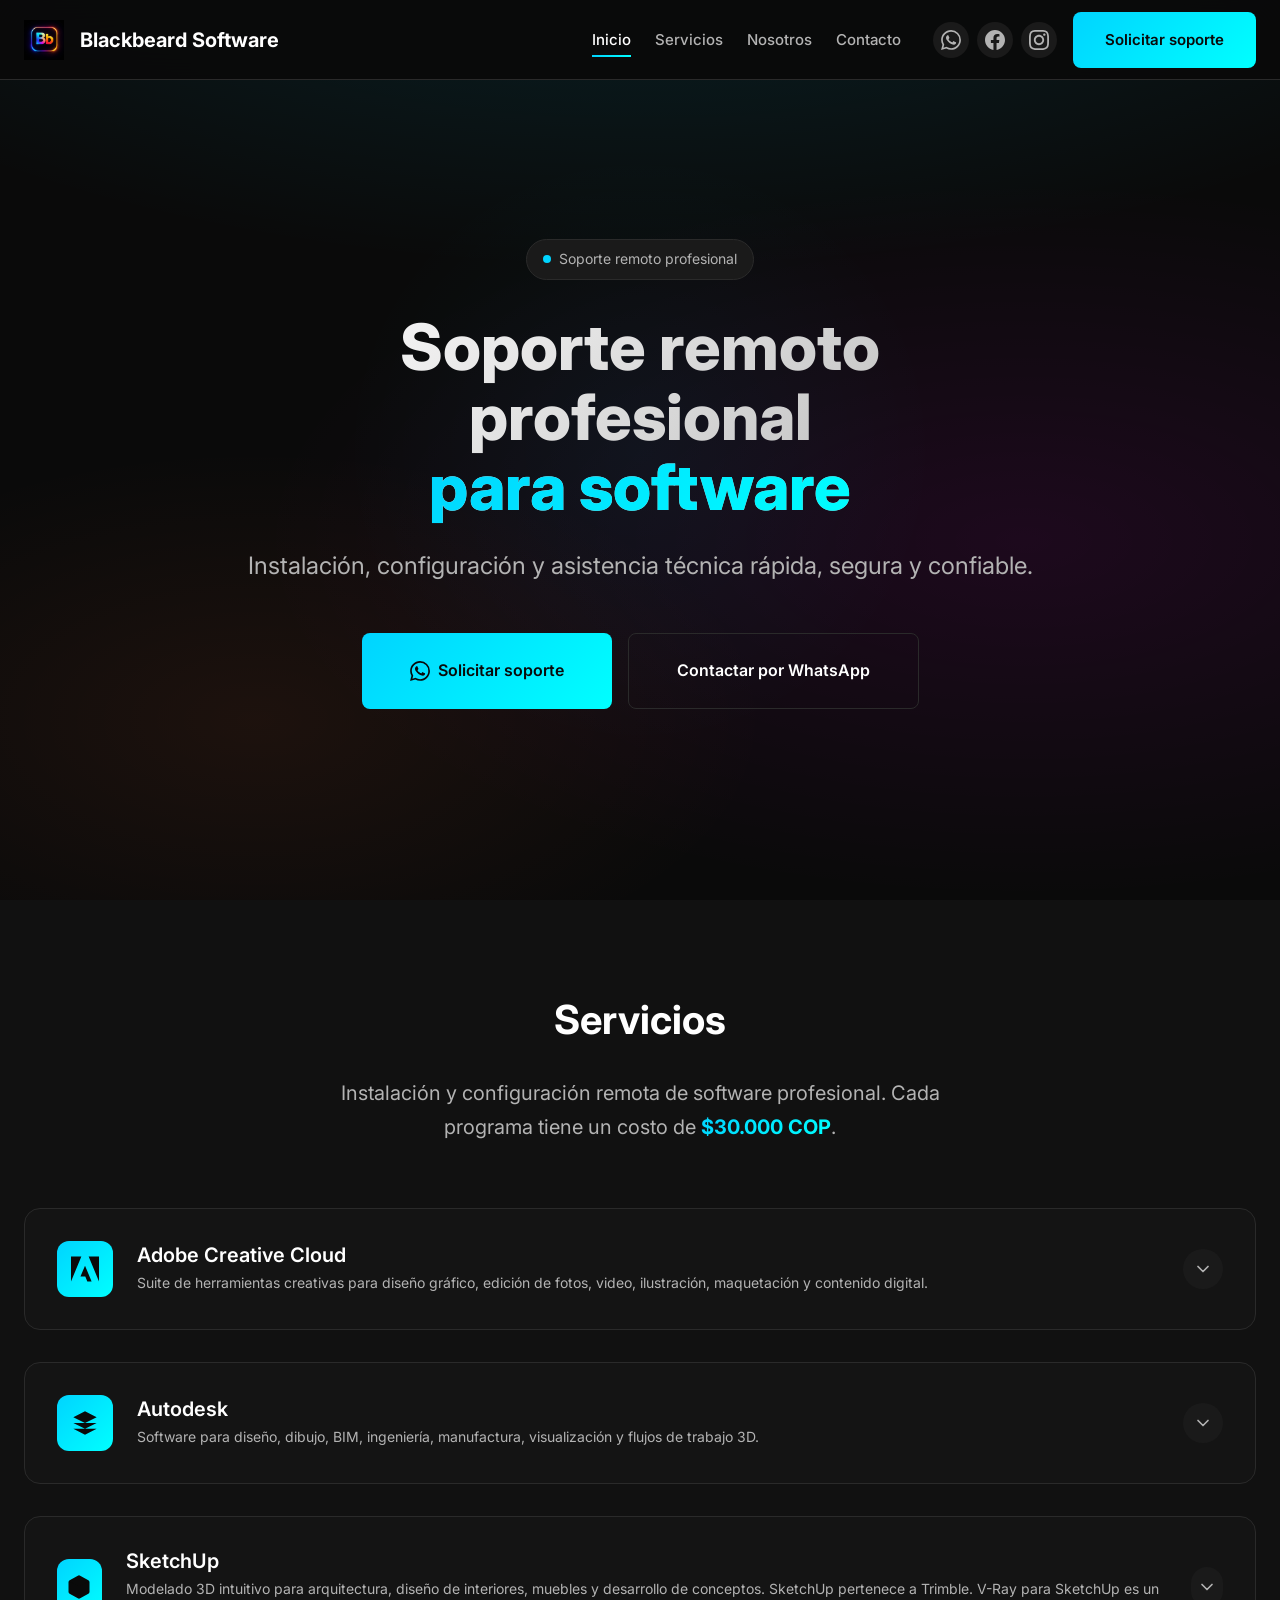
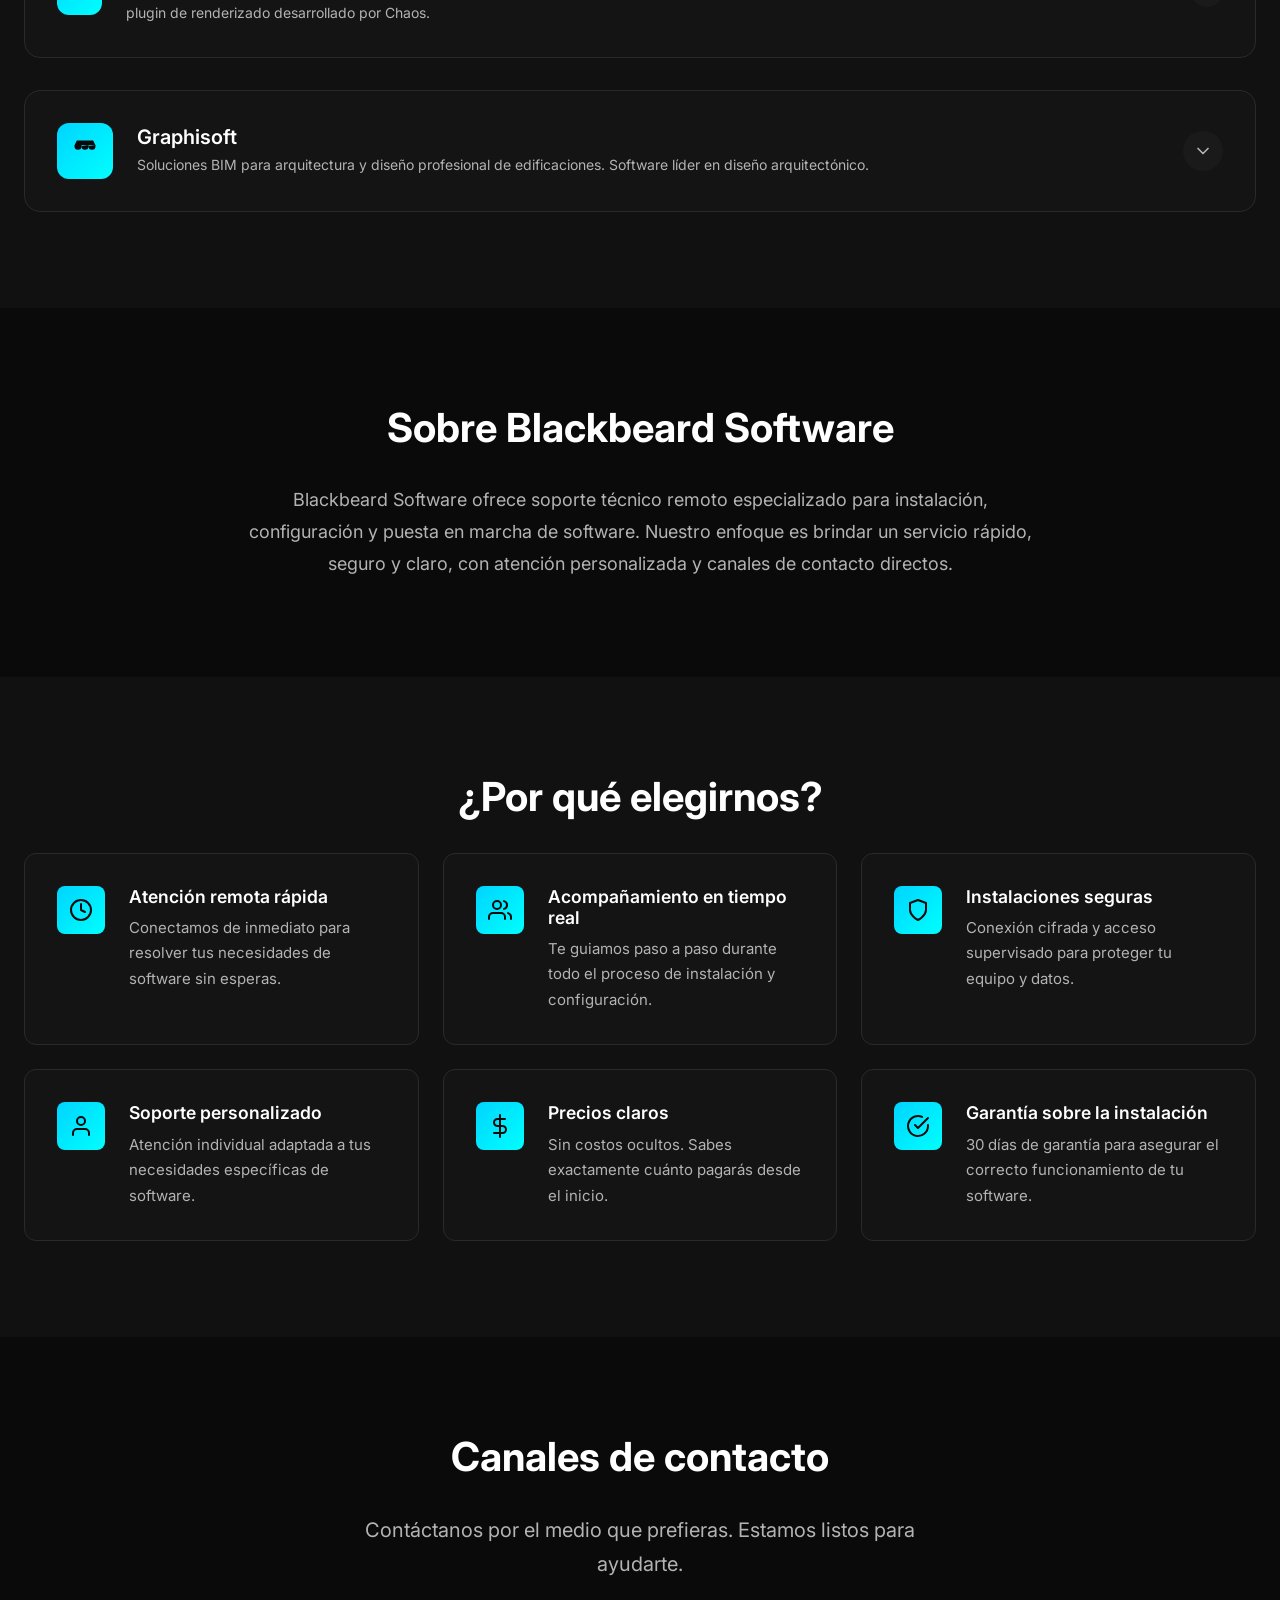
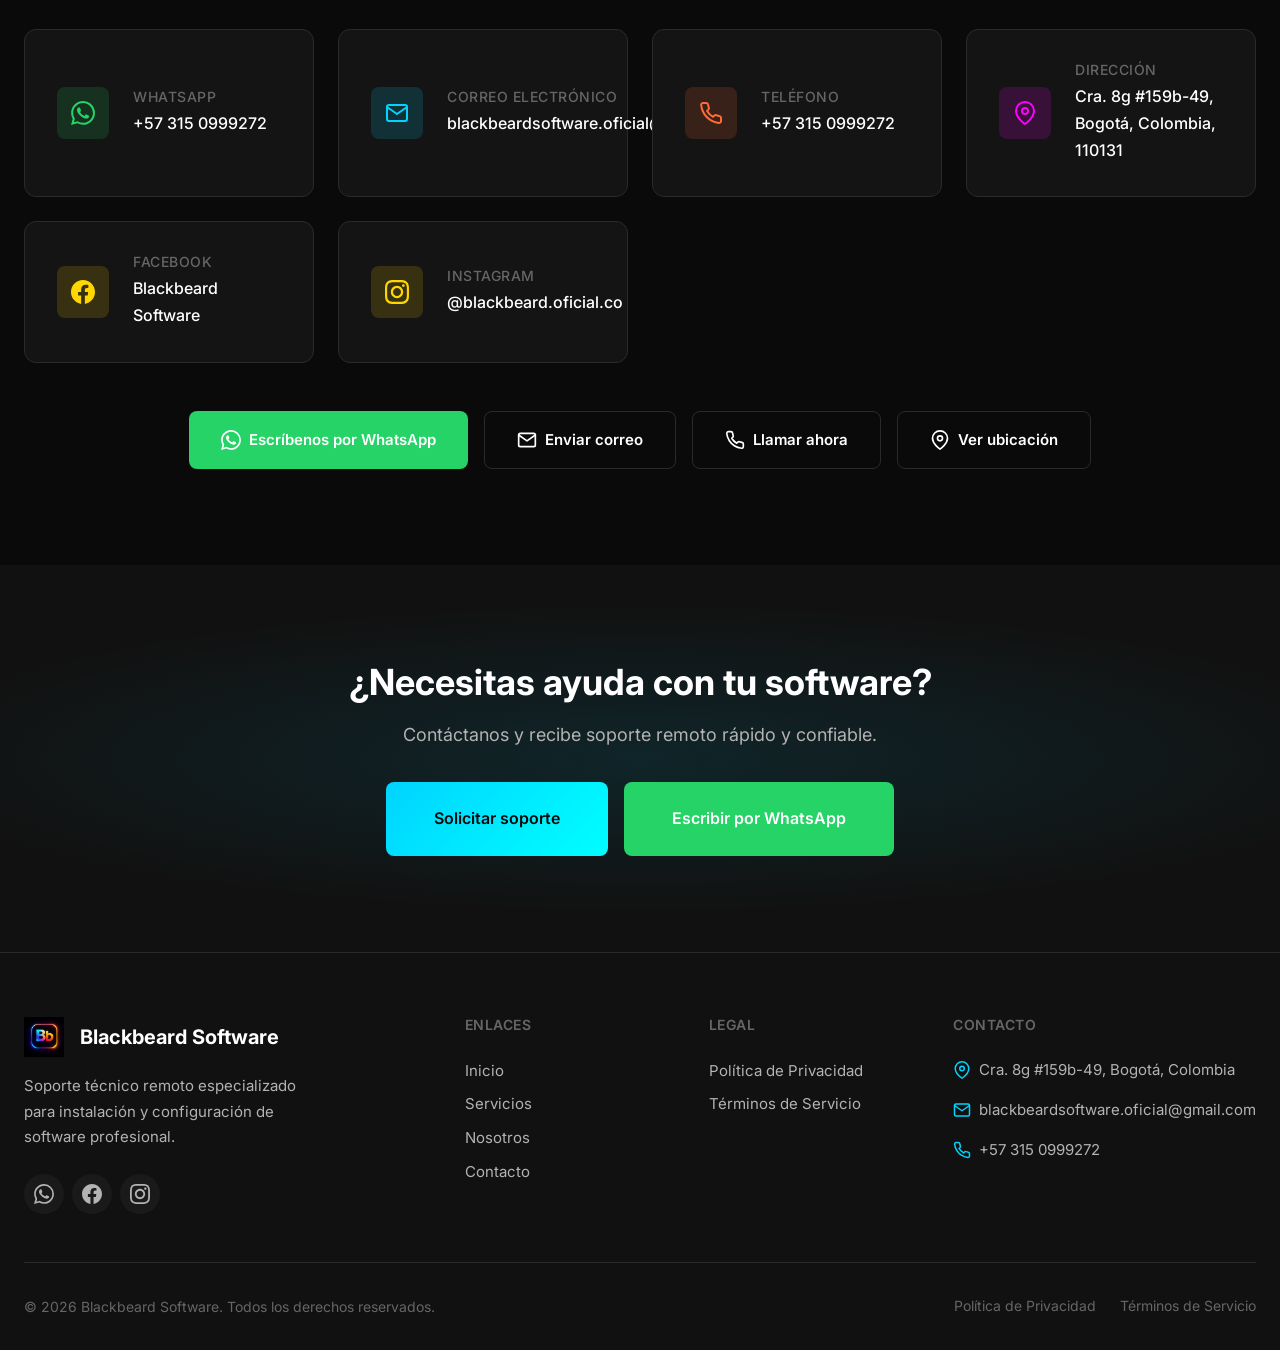
<file: index.html>
<!DOCTYPE html>
<html lang="es">
<head>
<!-- Meta Pixel Code -->
<script>
!function(f,b,e,v,n,t,s)
{if(f.fbq)return;n=f.fbq=function(){n.callMethod?
n.callMethod.apply(n,arguments):n.queue.push(arguments)};
if(!f._fbq)f._fbq=n;n.push=n;n.loaded=!0;n.version='2.0';
n.queue=[];t=b.createElement(e);t.async=!0;
t.src=v;s=b.getElementsByTagName(e)[0];
s.parentNode.insertBefore(t,s)}(window, document,'script',
'https://connect.facebook.net/en_US/fbevents.js');
fbq('init', '975667575028418');
fbq('track', 'PageView');
</script>
<noscript><img height="1" width="1" style="display:none"
src="https://www.facebook.com/tr?id=975667575028418&ev=PageView&noscript=1"
/></noscript>
<!-- End Meta Pixel Code -->
  <meta charset="UTF-8">
  <meta name="viewport" content="width=device-width, initial-scale=1.0">
  <meta name="description" content="Blackbeard Software - Soporte remoto profesional para instalación, configuración y asistencia técnica de software. Adobe, Autodesk, SketchUp, Archicad y más.">
  <meta name="keywords" content="soporte técnico, instalación software, Adobe, Autodesk, SketchUp, Archicad, remoto, Bogotá, Colombia">
  <meta name="author" content="Blackbeard Software">
  
  <!-- Open Graph / Social Media -->
  <meta property="og:type" content="website">
  <meta property="og:title" content="Blackbeard Software - Soporte Remoto Profesional">
  <meta property="og:description" content="Instalación, configuración y asistencia técnica rápida, segura y confiable para software profesional.">
  <meta property="og:image" content="assets/logo.png">
  
  <!-- Favicon -->
  <link rel="icon" type="image/png" href="assets/favicon.png">
  <link rel="apple-touch-icon" href="assets/favicon.png">
  
  <!-- Google Fonts -->
  <link rel="preconnect" href="https://fonts.googleapis.com">
  <link rel="preconnect" href="https://fonts.gstatic.com" crossorigin>
  <link href="https://fonts.googleapis.com/css2?family=Inter:wght@400;500;600;700;800&display=swap" rel="stylesheet">
  
  <!-- Main Stylesheet -->
  <link rel="stylesheet" href="style.css">
  
  <title>Blackbeard Software - Soporte Remoto Profesional</title>
</head>
<body>
  <!-- ============================================
       HEADER
       ============================================ -->
  <header class="header" id="header">
    <div class="header-inner">
      <!-- Logo -->
      <a href="index.html" class="logo">
        <img src="assets/logo.png" alt="Blackbeard Software Logo">
        <span>Blackbeard Software</span>
      </a>
      
      <!-- Desktop Navigation -->
      <nav class="nav-desktop">
        <ul class="nav-links">
          <li><a href="#inicio" class="nav-link active">Inicio</a></li>
          <li><a href="#servicios" class="nav-link">Servicios</a></li>
          <li><a href="#nosotros" class="nav-link">Nosotros</a></li>
          <li><a href="#contacto" class="nav-link">Contacto</a></li>
        </ul>
        
        <div class="nav-actions">
          <!-- Social Quick Icons -->
          <div class="social-icons">
            <!-- WhatsApp - EDIT: Replace with your WhatsApp link -->
            <a href="https://wa.me/573150999272" target="_blank" rel="noopener noreferrer" class="social-icon" aria-label="WhatsApp" title="WhatsApp">
              <svg width="20" height="20" viewBox="0 0 24 24" fill="currentColor">
                <path d="M17.472 14.382c-.297-.149-1.758-.867-2.03-.967-.273-.099-.471-.148-.67.15-.197.297-.767.966-.94 1.164-.173.199-.347.223-.644.075-.297-.15-1.255-.463-2.39-1.475-.883-.788-1.48-1.761-1.653-2.059-.173-.297-.018-.458.13-.606.134-.133.298-.347.446-.52.149-.174.198-.298.298-.497.099-.198.05-.371-.025-.52-.075-.149-.669-1.612-.916-2.207-.242-.579-.487-.5-.669-.51-.173-.008-.371-.01-.57-.01-.198 0-.52.074-.792.372-.272.297-1.04 1.016-1.04 2.479 0 1.462 1.065 2.875 1.213 3.074.149.198 2.096 3.2 5.077 4.487.709.306 1.262.489 1.694.625.712.227 1.36.195 1.871.118.571-.085 1.758-.719 2.006-1.413.248-.694.248-1.289.173-1.413-.074-.124-.272-.198-.57-.347m-5.421 7.403h-.004a9.87 9.87 0 01-5.031-1.378l-.361-.214-3.741.982.998-3.648-.235-.374a9.86 9.86 0 01-1.51-5.26c.001-5.45 4.436-9.884 9.888-9.884 2.64 0 5.122 1.03 6.988 2.898a9.825 9.825 0 012.893 6.994c-.003 5.45-4.437 9.884-9.885 9.884m8.413-18.297A11.815 11.815 0 0012.05 0C5.495 0 .16 5.335.157 11.892c0 2.096.547 4.142 1.588 5.945L.057 24l6.305-1.654a11.882 11.882 0 005.683 1.448h.005c6.554 0 11.89-5.335 11.893-11.893a11.821 11.821 0 00-3.48-8.413z"/>
              </svg>
            </a>
            <!-- Facebook - EDIT: Replace with your Facebook link -->
            <a href="https://www.facebook.com/profile.php?id=61583653584163" target="_blank" rel="noopener noreferrer" class="social-icon" aria-label="Facebook" title="Facebook">
              <svg width="20" height="20" viewBox="0 0 24 24" fill="currentColor">
                <path d="M24 12.073c0-6.627-5.373-12-12-12s-12 5.373-12 12c0 5.99 4.388 10.954 10.125 11.854v-8.385H7.078v-3.47h3.047V9.43c0-3.007 1.792-4.669 4.533-4.669 1.312 0 2.686.235 2.686.235v2.953H15.83c-1.491 0-1.956.925-1.956 1.874v2.25h3.328l-.532 3.47h-2.796v8.385C19.612 23.027 24 18.062 24 12.073z"/>
              </svg>
            </a>
            <!-- Instagram - EDIT: Replace with your Instagram link -->
            <a href="https://www.instagram.com/blackbeard.oficial.co/" target="_blank" rel="noopener noreferrer" class="social-icon" aria-label="Instagram" title="Instagram">
              <svg width="20" height="20" viewBox="0 0 24 24" fill="currentColor">
                <path d="M12 2.163c3.204 0 3.584.012 4.85.07 3.252.148 4.771 1.691 4.919 4.919.058 1.265.069 1.645.069 4.849 0 3.205-.012 3.584-.069 4.849-.149 3.225-1.664 4.771-4.919 4.919-1.266.058-1.644.07-4.85.07-3.204 0-3.584-.012-4.849-.07-3.26-.149-4.771-1.699-4.919-4.92-.058-1.265-.07-1.644-.07-4.849 0-3.204.013-3.583.07-4.849.149-3.227 1.664-4.771 4.919-4.919 1.266-.057 1.645-.069 4.849-.069zm0-2.163c-3.259 0-3.667.014-4.947.072-4.358.2-6.78 2.618-6.98 6.98-.059 1.281-.073 1.689-.073 4.948 0 3.259.014 3.668.072 4.948.2 4.358 2.618 6.78 6.98 6.98 1.281.058 1.689.072 4.948.072 3.259 0 3.668-.014 4.948-.072 4.354-.2 6.782-2.618 6.979-6.98.059-1.28.073-1.689.073-4.948 0-3.259-.014-3.667-.072-4.947-.196-4.354-2.617-6.78-6.979-6.98-1.281-.059-1.69-.073-4.949-.073zm0 5.838c-3.403 0-6.162 2.759-6.162 6.162s2.759 6.163 6.162 6.163 6.162-2.759 6.162-6.163c0-3.403-2.759-6.162-6.162-6.162zm0 10.162c-2.209 0-4-1.79-4-4 0-2.209 1.791-4 4-4s4 1.791 4 4c0 2.21-1.791 4-4 4zm6.406-11.845c-.796 0-1.441.645-1.441 1.44s.645 1.44 1.441 1.44c.795 0 1.439-.645 1.439-1.44s-.644-1.44-1.439-1.44z"/>
              </svg>
            </a>
          </div>
          
          <!-- CTA Button -->
          <a href="https://wa.me/573150999272?text=Hola%2C%20quiero%20solicitar%20soporte%20técnico" class="btn btn-primary" target="_blank" rel="noopener noreferrer">
            Solicitar soporte
          </a>
        </div>
      </nav>
      
      <!-- Mobile Menu Button -->
      <button class="mobile-menu-btn" id="mobileMenuBtn" aria-label="Abrir menú">
        <span></span>
        <span></span>
        <span></span>
      </button>
    </div>
    
    <!-- Mobile Navigation -->
    <nav class="nav-mobile" id="navMobile">
      <ul class="nav-links">
        <li><a href="#inicio" class="nav-link">Inicio</a></li>
        <li><a href="#servicios" class="nav-link">Servicios</a></li>
        <li><a href="#nosotros" class="nav-link">Nosotros</a></li>
        <li><a href="#contacto" class="nav-link">Contacto</a></li>
      </ul>
      <div class="nav-actions">
        <div class="social-icons">
          <a href="https://wa.me/573150999272" target="_blank" rel="noopener noreferrer" class="social-icon" aria-label="WhatsApp">
            <svg width="20" height="20" viewBox="0 0 24 24" fill="currentColor">
              <path d="M17.472 14.382c-.297-.149-1.758-.867-2.03-.967-.273-.099-.471-.148-.67.15-.197.297-.767.966-.94 1.164-.173.199-.347.223-.644.075-.297-.15-1.255-.463-2.39-1.475-.883-.788-1.48-1.761-1.653-2.059-.173-.297-.018-.458.13-.606.134-.133.298-.347.446-.52.149-.174.198-.298.298-.497.099-.198.05-.371-.025-.52-.075-.149-.669-1.612-.916-2.207-.242-.579-.487-.5-.669-.51-.173-.008-.371-.01-.57-.01-.198 0-.52.074-.792.372-.272.297-1.04 1.016-1.04 2.479 0 1.462 1.065 2.875 1.213 3.074.149.198 2.096 3.2 5.077 4.487.709.306 1.262.489 1.694.625.712.227 1.36.195 1.871.118.571-.085 1.758-.719 2.006-1.413.248-.694.248-1.289.173-1.413-.074-.124-.272-.198-.57-.347m-5.421 7.403h-.004a9.87 9.87 0 01-5.031-1.378l-.361-.214-3.741.982.998-3.648-.235-.374a9.86 9.86 0 01-1.51-5.26c.001-5.45 4.436-9.884 9.888-9.884 2.64 0 5.122 1.03 6.988 2.898a9.825 9.825 0 012.893 6.994c-.003 5.45-4.437 9.884-9.885 9.884m8.413-18.297A11.815 11.815 0 0012.05 0C5.495 0 .16 5.335.157 11.892c0 2.096.547 4.142 1.588 5.945L.057 24l6.305-1.654a11.882 11.882 0 005.683 1.448h.005c6.554 0 11.89-5.335 11.893-11.893a11.821 11.821 0 00-3.48-8.413z"/>
            </svg>
          </a>
          <a href="https://www.facebook.com/profile.php?id=61583653584163" target="_blank" rel="noopener noreferrer" class="social-icon" aria-label="Facebook">
            <svg width="20" height="20" viewBox="0 0 24 24" fill="currentColor">
              <path d="M24 12.073c0-6.627-5.373-12-12-12s-12 5.373-12 12c0 5.99 4.388 10.954 10.125 11.854v-8.385H7.078v-3.47h3.047V9.43c0-3.007 1.792-4.669 4.533-4.669 1.312 0 2.686.235 2.686.235v2.953H15.83c-1.491 0-1.956.925-1.956 1.874v2.25h3.328l-.532 3.47h-2.796v8.385C19.612 23.027 24 18.062 24 12.073z"/>
            </svg>
          </a>
          <a href="https://www.instagram.com/blackbeard.oficial.co/" target="_blank" rel="noopener noreferrer" class="social-icon" aria-label="Instagram">
            <svg width="20" height="20" viewBox="0 0 24 24" fill="currentColor">
              <path d="M12 2.163c3.204 0 3.584.012 4.85.07 3.252.148 4.771 1.691 4.919 4.919.058 1.265.069 1.645.069 4.849 0 3.205-.012 3.584-.069 4.849-.149 3.225-1.664 4.771-4.919 4.919-1.266.058-1.644.07-4.85.07-3.204 0-3.584-.012-4.849-.07-3.26-.149-4.771-1.699-4.919-4.92-.058-1.265-.07-1.644-.07-4.849 0-3.204.013-3.583.07-4.849.149-3.227 1.664-4.771 4.919-4.919 1.266-.057 1.645-.069 4.849-.069zm0-2.163c-3.259 0-3.667.014-4.947.072-4.358.2-6.78 2.618-6.98 6.98-.059 1.281-.073 1.689-.073 4.948 0 3.259.014 3.668.072 4.948.2 4.358 2.618 6.78 6.98 6.98 1.281.058 1.689.072 4.948.072 3.259 0 3.668-.014 4.948-.072 4.354-.2 6.782-2.618 6.979-6.98.059-1.28.073-1.689.073-4.948 0-3.259-.014-3.667-.072-4.947-.196-4.354-2.617-6.78-6.979-6.98-1.281-.059-1.69-.073-4.949-.073zm0 5.838c-3.403 0-6.162 2.759-6.162 6.162s2.759 6.163 6.162 6.163 6.162-2.759 6.162-6.163c0-3.403-2.759-6.162-6.162-6.162zm0 10.162c-2.209 0-4-1.79-4-4 0-2.209 1.791-4 4-4s4 1.791 4 4c0 2.21-1.791 4-4 4zm6.406-11.845c-.796 0-1.441.645-1.441 1.44s.645 1.44 1.441 1.44c.795 0 1.439-.645 1.439-1.44s-.644-1.44-1.439-1.44z"/>
            </svg>
          </a>
        </div>
        <a href="https://wa.me/573150999272?text=Hola%2C%20quiero%20solicitar%20soporte%20técnico" class="btn btn-primary" target="_blank" rel="noopener noreferrer">
          Solicitar soporte
        </a>
      </div>
    </nav>
  </header>

  <!-- ============================================
       MAIN CONTENT
       ============================================ -->
  <main>
    <!-- ============================================
         HERO SECTION
         ============================================ -->
    <section class="hero" id="inicio">
      <div class="hero-decoration"></div>
      <div class="container">
        <div class="hero-content">
          <div class="hero-badge">
            <span class="hero-badge-dot"></span>
            Soporte remoto profesional
          </div>
          
          <h1 class="hero-title">
            Soporte remoto profesional<br>
            <span>para software</span>
          </h1>
          
          <p class="hero-subtitle">
            Instalación, configuración y asistencia técnica rápida, segura y confiable.
          </p>
          
          <div class="hero-buttons">
            <a href="https://wa.me/573150999272?text=Hola%2C%20quiero%20solicitar%20soporte%20técnico" class="btn btn-primary btn-lg" target="_blank" rel="noopener noreferrer">
              <svg width="20" height="20" viewBox="0 0 24 24" fill="currentColor">
                <path d="M17.472 14.382c-.297-.149-1.758-.867-2.03-.967-.273-.099-.471-.148-.67.15-.197.297-.767.966-.94 1.164-.173.199-.347.223-.644.075-.297-.15-1.255-.463-2.39-1.475-.883-.788-1.48-1.761-1.653-2.059-.173-.297-.018-.458.13-.606.134-.133.298-.347.446-.52.149-.174.198-.298.298-.497.099-.198.05-.371-.025-.52-.075-.149-.669-1.612-.916-2.207-.242-.579-.487-.5-.669-.51-.173-.008-.371-.01-.57-.01-.198 0-.52.074-.792.372-.272.297-1.04 1.016-1.04 2.479 0 1.462 1.065 2.875 1.213 3.074.149.198 2.096 3.2 5.077 4.487.709.306 1.262.489 1.694.625.712.227 1.36.195 1.871.118.571-.085 1.758-.719 2.006-1.413.248-.694.248-1.289.173-1.413-.074-.124-.272-.198-.57-.347m-5.421 7.403h-.004a9.87 9.87 0 01-5.031-1.378l-.361-.214-3.741.982.998-3.648-.235-.374a9.86 9.86 0 01-1.51-5.26c.001-5.45 4.436-9.884 9.888-9.884 2.64 0 5.122 1.03 6.988 2.898a9.825 9.825 0 012.893 6.994c-.003 5.45-4.437 9.884-9.885 9.884m8.413-18.297A11.815 11.815 0 0012.05 0C5.495 0 .16 5.335.157 11.892c0 2.096.547 4.142 1.588 5.945L.057 24l6.305-1.654a11.882 11.882 0 005.683 1.448h.005c6.554 0 11.89-5.335 11.893-11.893a11.821 11.821 0 00-3.48-8.413z"/>
              </svg>
              Solicitar soporte
            </a>
            <a href="https://wa.me/573150999272" class="btn btn-secondary btn-lg" target="_blank" rel="noopener noreferrer">
              Contactar por WhatsApp
            </a>
          </div>
        </div>
      </div>
    </section>

    <!-- ============================================
         SERVICES SECTION
         ============================================ -->
    <section class="services section" id="servicios">
      <div class="container">
        <div class="services-intro">
          <h2 class="section-title text-center">Servicios</h2>
          <p class="section-subtitle text-center">
            Instalación y configuración remota de software profesional. Cada programa tiene un costo de <strong class="text-gradient">$30.000 COP</strong>.
          </p>
        </div>
        
        <div class="services-grid">
          <!-- ============================================
               ADOBE SUITE CATEGORY
               ============================================ -->
          <div class="service-category" data-category="adobe">
            <div class="service-category-header">
              <div class="service-category-info">
                <div class="service-category-icon">
                  <svg width="28" height="28" viewBox="0 0 24 24" fill="currentColor">
                    <path d="M13.966 22.624l-1.69-4.281H8.122l3.892-9.144 5.662 13.425zM8.884 1.376H0v21.248zm15.116 0h-8.884l8.884 21.248z"/>
                  </svg>
                </div>
                <div>
                  <h3 class="service-category-title">Adobe Creative Cloud</h3>
                  <p class="service-category-desc">Suite de herramientas creativas para diseño gráfico, edición de fotos, video, ilustración, maquetación y contenido digital.</p>
                </div>
              </div>
              <div class="service-category-toggle">
                <svg width="20" height="20" viewBox="0 0 24 24" fill="none" stroke="currentColor" stroke-width="2" stroke-linecap="round" stroke-linejoin="round">
                  <polyline points="6 9 12 15 18 9"></polyline>
                </svg>
              </div>
            </div>
            <div class="service-category-content">
              <p class="service-category-note">
                <strong>Nota:</strong> Adobe Creative Cloud incluye más de 20 aplicaciones y herramientas creativas. Cada programa tiene un costo de <strong>$30.000 COP</strong>.
              </p>
              <div class="software-grid">
                <!-- Photoshop -->
                <div class="software-item">
                  <h4 class="software-name">Photoshop</h4>
                  <p class="software-desc">Edición de imágenes y diseño gráfico profesional.</p>
                  <div class="software-price">
                    <svg width="16" height="16" viewBox="0 0 24 24" fill="none" stroke="currentColor" stroke-width="2">
                      <circle cx="12" cy="12" r="10"></circle>
                      <path d="M12 6v12M6 12h12"></path>
                    </svg>
                    $30.000 COP
                  </div>
                  <a href="https://wa.me/573150999272?text=Hola%2C%20quiero%20informaci%C3%B3n%20sobre%20Photoshop" class="btn btn-whatsapp btn-sm" target="_blank" rel="noopener noreferrer">
                    Solicitar por WhatsApp
                  </a>
                </div>
                
                <!-- Illustrator -->
                <div class="software-item">
                  <h4 class="software-name">Illustrator</h4>
                  <p class="software-desc">Diseño vectorial e ilustración creativa.</p>
                  <div class="software-price">
                    <svg width="16" height="16" viewBox="0 0 24 24" fill="none" stroke="currentColor" stroke-width="2">
                      <circle cx="12" cy="12" r="10"></circle>
                      <path d="M12 6v12M6 12h12"></path>
                    </svg>
                    $30.000 COP
                  </div>
                  <a href="https://wa.me/573150999272?text=Hola%2C%20quiero%20informaci%C3%B3n%20sobre%20Illustrator" class="btn btn-whatsapp btn-sm" target="_blank" rel="noopener noreferrer">
                    Solicitar por WhatsApp
                  </a>
                </div>
                
                <!-- Premiere Pro -->
                <div class="software-item">
                  <h4 class="software-name">Premiere Pro</h4>
                  <p class="software-desc">Edición de video profesional y cinematográfica.</p>
                  <div class="software-price">
                    <svg width="16" height="16" viewBox="0 0 24 24" fill="none" stroke="currentColor" stroke-width="2">
                      <circle cx="12" cy="12" r="10"></circle>
                      <path d="M12 6v12M6 12h12"></path>
                    </svg>
                    $30.000 COP
                  </div>
                  <a href="https://wa.me/573150999272?text=Hola%2C%20quiero%20informaci%C3%B3n%20sobre%20Premiere%20Pro" class="btn btn-whatsapp btn-sm" target="_blank" rel="noopener noreferrer">
                    Solicitar por WhatsApp
                  </a>
                </div>
                
                <!-- After Effects -->
                <div class="software-item">
                  <h4 class="software-name">After Effects</h4>
                  <p class="software-desc">Efectos visuales y animación de movimiento.</p>
                  <div class="software-price">
                    <svg width="16" height="16" viewBox="0 0 24 24" fill="none" stroke="currentColor" stroke-width="2">
                      <circle cx="12" cy="12" r="10"></circle>
                      <path d="M12 6v12M6 12h12"></path>
                    </svg>
                    $30.000 COP
                  </div>
                  <a href="https://wa.me/573150999272?text=Hola%2C%20quiero%20informaci%C3%B3n%20sobre%20After%20Effects" class="btn btn-whatsapp btn-sm" target="_blank" rel="noopener noreferrer">
                    Solicitar por WhatsApp
                  </a>
                </div>
                
                <!-- InDesign -->
                <div class="software-item">
                  <h4 class="software-name">InDesign</h4>
                  <p class="software-desc">Maquetación y diseño editorial profesional.</p>
                  <div class="software-price">
                    <svg width="16" height="16" viewBox="0 0 24 24" fill="none" stroke="currentColor" stroke-width="2">
                      <circle cx="12" cy="12" r="10"></circle>
                      <path d="M12 6v12M6 12h12"></path>
                    </svg>
                    $30.000 COP
                  </div>
                  <a href="https://wa.me/573150999272?text=Hola%2C%20quiero%20informaci%C3%B3n%20sobre%20InDesign" class="btn btn-whatsapp btn-sm" target="_blank" rel="noopener noreferrer">
                    Solicitar por WhatsApp
                  </a>
                </div>
                
                <!-- Lightroom -->
                <div class="software-item">
                  <h4 class="software-name">Lightroom</h4>
                  <p class="software-desc">Gestión y edición de fotografías digitales.</p>
                  <div class="software-price">
                    <svg width="16" height="16" viewBox="0 0 24 24" fill="none" stroke="currentColor" stroke-width="2">
                      <circle cx="12" cy="12" r="10"></circle>
                      <path d="M12 6v12M6 12h12"></path>
                    </svg>
                    $30.000 COP
                  </div>
                  <a href="https://wa.me/573150999272?text=Hola%2C%20quiero%20informaci%C3%B3n%20sobre%20Lightroom" class="btn btn-whatsapp btn-sm" target="_blank" rel="noopener noreferrer">
                    Solicitar por WhatsApp
                  </a>
                </div>
                
                <!-- Acrobat Pro -->
                <div class="software-item">
                  <h4 class="software-name">Acrobat Pro</h4>
                  <p class="software-desc">Creación y edición avanzada de documentos PDF.</p>
                  <div class="software-price">
                    <svg width="16" height="16" viewBox="0 0 24 24" fill="none" stroke="currentColor" stroke-width="2">
                      <circle cx="12" cy="12" r="10"></circle>
                      <path d="M12 6v12M6 12h12"></path>
                    </svg>
                    $30.000 COP
                  </div>
                  <a href="https://wa.me/573150999272?text=Hola%2C%20quiero%20informaci%C3%B3n%20sobre%20Acrobat%20Pro" class="btn btn-whatsapp btn-sm" target="_blank" rel="noopener noreferrer">
                    Solicitar por WhatsApp
                  </a>
                </div>
                
                <!-- Adobe Express -->
                <div class="software-item">
                  <h4 class="software-name">Adobe Express</h4>
                  <p class="software-desc">Diseño rápido para redes sociales y contenido web.</p>
                  <div class="software-price">
                    <svg width="16" height="16" viewBox="0 0 24 24" fill="none" stroke="currentColor" stroke-width="2">
                      <circle cx="12" cy="12" r="10"></circle>
                      <path d="M12 6v12M6 12h12"></path>
                    </svg>
                    $30.000 COP
                  </div>
                  <a href="https://wa.me/573150999272?text=Hola%2C%20quiero%20informaci%C3%B3n%20sobre%20Adobe%20Express" class="btn btn-whatsapp btn-sm" target="_blank" rel="noopener noreferrer">
                    Solicitar por WhatsApp
                  </a>
                </div>
                
                <!-- Audition -->
                <div class="software-item">
                  <h4 class="software-name">Audition</h4>
                  <p class="software-desc">Edición y mezcla de audio profesional.</p>
                  <div class="software-price">
                    <svg width="16" height="16" viewBox="0 0 24 24" fill="none" stroke="currentColor" stroke-width="2">
                      <circle cx="12" cy="12" r="10"></circle>
                      <path d="M12 6v12M6 12h12"></path>
                    </svg>
                    $30.000 COP
                  </div>
                  <a href="https://wa.me/573150999272?text=Hola%2C%20quiero%20informaci%C3%B3n%20sobre%20Audition" class="btn btn-whatsapp btn-sm" target="_blank" rel="noopener noreferrer">
                    Solicitar por WhatsApp
                  </a>
                </div>
                
                <!-- Animate -->
                <div class="software-item">
                  <h4 class="software-name">Animate</h4>
                  <p class="software-desc">Animación interactiva y contenido multimedia.</p>
                  <div class="software-price">
                    <svg width="16" height="16" viewBox="0 0 24 24" fill="none" stroke="currentColor" stroke-width="2">
                      <circle cx="12" cy="12" r="10"></circle>
                      <path d="M12 6v12M6 12h12"></path>
                    </svg>
                    $30.000 COP
                  </div>
                  <a href="https://wa.me/573150999272?text=Hola%2C%20quiero%20informaci%C3%B3n%20sobre%20Animate" class="btn btn-whatsapp btn-sm" target="_blank" rel="noopener noreferrer">
                    Solicitar por WhatsApp
                  </a>
                </div>
                
                <!-- Dreamweaver -->
                <div class="software-item">
                  <h4 class="software-name">Dreamweaver</h4>
                  <p class="software-desc">Diseño y desarrollo web visual.</p>
                  <div class="software-price">
                    <svg width="16" height="16" viewBox="0 0 24 24" fill="none" stroke="currentColor" stroke-width="2">
                      <circle cx="12" cy="12" r="10"></circle>
                      <path d="M12 6v12M6 12h12"></path>
                    </svg>
                    $30.000 COP
                  </div>
                  <a href="https://wa.me/573150999272?text=Hola%2C%20quiero%20informaci%C3%B3n%20sobre%20Dreamweaver" class="btn btn-whatsapp btn-sm" target="_blank" rel="noopener noreferrer">
                    Solicitar por WhatsApp
                  </a>
                </div>
                
                <!-- Media Encoder -->
                <div class="software-item">
                  <h4 class="software-name">Media Encoder</h4>
                  <p class="software-desc">Codificación y conversión de video automatizada.</p>
                  <div class="software-price">
                    <svg width="16" height="16" viewBox="0 0 24 24" fill="none" stroke="currentColor" stroke-width="2">
                      <circle cx="12" cy="12" r="10"></circle>
                      <path d="M12 6v12M6 12h12"></path>
                    </svg>
                    $30.000 COP
                  </div>
                  <a href="https://wa.me/573150999272?text=Hola%2C%20quiero%20informaci%C3%B3n%20sobre%20Media%20Encoder" class="btn btn-whatsapp btn-sm" target="_blank" rel="noopener noreferrer">
                    Solicitar por WhatsApp
                  </a>
                </div>
                
                <!-- Character Animator -->
                <div class="software-item">
                  <h4 class="software-name">Character Animator</h4>
                  <p class="software-desc">Animación de personajes en tiempo real.</p>
                  <div class="software-price">
                    <svg width="16" height="16" viewBox="0 0 24 24" fill="none" stroke="currentColor" stroke-width="2">
                      <circle cx="12" cy="12" r="10"></circle>
                      <path d="M12 6v12M6 12h12"></path>
                    </svg>
                    $30.000 COP
                  </div>
                  <a href="https://wa.me/573150999272?text=Hola%2C%20quiero%20informaci%C3%B3n%20sobre%20Character%20Animator" class="btn btn-whatsapp btn-sm" target="_blank" rel="noopener noreferrer">
                    Solicitar por WhatsApp
                  </a>
                </div>
                
                <!-- Bridge -->
                <div class="software-item">
                  <h4 class="software-name">Bridge</h4>
                  <p class="software-desc">Gestión centralizada de activos creativos.</p>
                  <div class="software-price">
                    <svg width="16" height="16" viewBox="0 0 24 24" fill="none" stroke="currentColor" stroke-width="2">
                      <circle cx="12" cy="12" r="10"></circle>
                      <path d="M12 6v12M6 12h12"></path>
                    </svg>
                    $30.000 COP
                  </div>
                  <a href="https://wa.me/573150999272?text=Hola%2C%20quiero%20informaci%C3%B3n%20sobre%20Bridge" class="btn btn-whatsapp btn-sm" target="_blank" rel="noopener noreferrer">
                    Solicitar por WhatsApp
                  </a>
                </div>
                
                <!-- InCopy -->
                <div class="software-item">
                  <h4 class="software-name">InCopy</h4>
                  <p class="software-desc">Escritura y edición colaborativa para publicaciones.</p>
                  <div class="software-price">
                    <svg width="16" height="16" viewBox="0 0 24 24" fill="none" stroke="currentColor" stroke-width="2">
                      <circle cx="12" cy="12" r="10"></circle>
                      <path d="M12 6v12M6 12h12"></path>
                    </svg>
                    $30.000 COP
                  </div>
                  <a href="https://wa.me/573150999272?text=Hola%2C%20quiero%20informaci%C3%B3n%20sobre%20InCopy" class="btn btn-whatsapp btn-sm" target="_blank" rel="noopener noreferrer">
                    Solicitar por WhatsApp
                  </a>
                </div>
                
                <!-- Fresco -->
                <div class="software-item">
                  <h4 class="software-name">Fresco</h4>
                  <p class="software-desc">Pintura y dibujo digital con pinceles naturales.</p>
                  <div class="software-price">
                    <svg width="16" height="16" viewBox="0 0 24 24" fill="none" stroke="currentColor" stroke-width="2">
                      <circle cx="12" cy="12" r="10"></circle>
                      <path d="M12 6v12M6 12h12"></path>
                    </svg>
                    $30.000 COP
                  </div>
                  <a href="https://wa.me/573150999272?text=Hola%2C%20quiero%20informaci%C3%B3n%20sobre%20Fresco" class="btn btn-whatsapp btn-sm" target="_blank" rel="noopener noreferrer">
                    Solicitar por WhatsApp
                  </a>
                </div>
              </div>
            </div>
          </div>

          <!-- ============================================
               AUTODESK CATEGORY
               ============================================ -->
          <div class="service-category" data-category="autodesk">
            <div class="service-category-header">
              <div class="service-category-info">
                <div class="service-category-icon">
                  <svg width="28" height="28" viewBox="0 0 24 24" fill="currentColor">
                    <path d="M12 2L2 7l10 5 10-5-10-5zM2 17l10 5 10-5M2 12l10 5 10-5"/>
                  </svg>
                </div>
                <div>
                  <h3 class="service-category-title">Autodesk</h3>
                  <p class="service-category-desc">Software para diseño, dibujo, BIM, ingeniería, manufactura, visualización y flujos de trabajo 3D.</p>
                </div>
              </div>
              <div class="service-category-toggle">
                <svg width="20" height="20" viewBox="0 0 24 24" fill="none" stroke="currentColor" stroke-width="2" stroke-linecap="round" stroke-linejoin="round">
                  <polyline points="6 9 12 15 18 9"></polyline>
                </svg>
              </div>
            </div>
            <div class="service-category-content">
              <p class="service-category-note">
                <strong>Nota:</strong> Software profesional para arquitectura, ingeniería y diseño 3D. Cada programa tiene un costo de <strong>$30.000 COP</strong>.
              </p>
              <div class="software-grid">
                <!-- AutoCAD -->
                <div class="software-item">
                  <h4 class="software-name">AutoCAD</h4>
                  <p class="software-desc">Diseño y documentación CAD 2D y 3D.</p>
                  <div class="software-price">
                    <svg width="16" height="16" viewBox="0 0 24 24" fill="none" stroke="currentColor" stroke-width="2">
                      <circle cx="12" cy="12" r="10"></circle>
                      <path d="M12 6v12M6 12h12"></path>
                    </svg>
                    $30.000 COP
                  </div>
                  <a href="https://wa.me/573150999272?text=Hola%2C%20quiero%20informaci%C3%B3n%20sobre%20AutoCAD" class="btn btn-whatsapp btn-sm" target="_blank" rel="noopener noreferrer">
                    Solicitar por WhatsApp
                  </a>
                </div>
                
                <!-- Revit -->
                <div class="software-item">
                  <h4 class="software-name">Revit</h4>
                  <p class="software-desc">Modelado BIM para arquitectura y construcción.</p>
                  <div class="software-price">
                    <svg width="16" height="16" viewBox="0 0 24 24" fill="none" stroke="currentColor" stroke-width="2">
                      <circle cx="12" cy="12" r="10"></circle>
                      <path d="M12 6v12M6 12h12"></path>
                    </svg>
                    $30.000 COP
                  </div>
                  <a href="https://wa.me/573150999272?text=Hola%2C%20quiero%20informaci%C3%B3n%20sobre%20Revit" class="btn btn-whatsapp btn-sm" target="_blank" rel="noopener noreferrer">
                    Solicitar por WhatsApp
                  </a>
                </div>
                
                <!-- 3ds Max -->
                <div class="software-item">
                  <h4 class="software-name">3ds Max</h4>
                  <p class="software-desc">Modelado, animación y renderizado 3D.</p>
                  <div class="software-price">
                    <svg width="16" height="16" viewBox="0 0 24 24" fill="none" stroke="currentColor" stroke-width="2">
                      <circle cx="12" cy="12" r="10"></circle>
                      <path d="M12 6v12M6 12h12"></path>
                    </svg>
                    $30.000 COP
                  </div>
                  <a href="https://wa.me/573150999272?text=Hola%2C%20quiero%20informaci%C3%B3n%20sobre%203ds%20Max" class="btn btn-whatsapp btn-sm" target="_blank" rel="noopener noreferrer">
                    Solicitar por WhatsApp
                  </a>
                </div>
                
                <!-- Maya -->
                <div class="software-item">
                  <h4 class="software-name">Maya</h4>
                  <p class="software-desc">Animación y modelado 3D para cine y juegos.</p>
                  <div class="software-price">
                    <svg width="16" height="16" viewBox="0 0 24 24" fill="none" stroke="currentColor" stroke-width="2">
                      <circle cx="12" cy="12" r="10"></circle>
                      <path d="M12 6v12M6 12h12"></path>
                    </svg>
                    $30.000 COP
                  </div>
                  <a href="https://wa.me/573150999272?text=Hola%2C%20quiero%20informaci%C3%B3n%20sobre%20Maya" class="btn btn-whatsapp btn-sm" target="_blank" rel="noopener noreferrer">
                    Solicitar por WhatsApp
                  </a>
                </div>
                
                <!-- Civil 3D -->
                <div class="software-item">
                  <h4 class="software-name">Civil 3D</h4>
                  <p class="software-desc">Diseño civil e infraestructura BIM.</p>
                  <div class="software-price">
                    <svg width="16" height="16" viewBox="0 0 24 24" fill="none" stroke="currentColor" stroke-width="2">
                      <circle cx="12" cy="12" r="10"></circle>
                      <path d="M12 6v12M6 12h12"></path>
                    </svg>
                    $30.000 COP
                  </div>
                  <a href="https://wa.me/573150999272?text=Hola%2C%20quiero%20informaci%C3%B3n%20sobre%20Civil%203D" class="btn btn-whatsapp btn-sm" target="_blank" rel="noopener noreferrer">
                    Solicitar por WhatsApp
                  </a>
                </div>
                
                <!-- Inventor -->
                <div class="software-item">
                  <h4 class="software-name">Inventor</h4>
                  <p class="software-desc">Diseño mecánico 3D y simulación CAD.</p>
                  <div class="software-price">
                    <svg width="16" height="16" viewBox="0 0 24 24" fill="none" stroke="currentColor" stroke-width="2">
                      <circle cx="12" cy="12" r="10"></circle>
                      <path d="M12 6v12M6 12h12"></path>
                    </svg>
                    $30.000 COP
                  </div>
                  <a href="https://wa.me/573150999272?text=Hola%2C%20quiero%20informaci%C3%B3n%20sobre%20Inventor" class="btn btn-whatsapp btn-sm" target="_blank" rel="noopener noreferrer">
                    Solicitar por WhatsApp
                  </a>
                </div>
                
                <!-- Navisworks -->
                <div class="software-item">
                  <h4 class="software-name">Navisworks</h4>
                  <p class="software-desc">Revisión y coordinación de proyectos BIM.</p>
                  <div class="software-price">
                    <svg width="16" height="16" viewBox="0 0 24 24" fill="none" stroke="currentColor" stroke-width="2">
                      <circle cx="12" cy="12" r="10"></circle>
                      <path d="M12 6v12M6 12h12"></path>
                    </svg>
                    $30.000 COP
                  </div>
                  <a href="https://wa.me/573150999272?text=Hola%2C%20quiero%20informaci%C3%B3n%20sobre%20Navisworks" class="btn btn-whatsapp btn-sm" target="_blank" rel="noopener noreferrer">
                    Solicitar por WhatsApp
                  </a>
                </div>
                
                <!-- Fusion -->
                <div class="software-item">
                  <h4 class="software-name">Fusion</h4>
                  <p class="software-desc">CAD/CAM/CAE en la nube para diseño de productos.</p>
                  <div class="software-price">
                    <svg width="16" height="16" viewBox="0 0 24 24" fill="none" stroke="currentColor" stroke-width="2">
                      <circle cx="12" cy="12" r="10"></circle>
                      <path d="M12 6v12M6 12h12"></path>
                    </svg>
                    $30.000 COP
                  </div>
                  <a href="https://wa.me/573150999272?text=Hola%2C%20quiero%20informaci%C3%B3n%20sobre%20Fusion" class="btn btn-whatsapp btn-sm" target="_blank" rel="noopener noreferrer">
                    Solicitar por WhatsApp
                  </a>
                </div>
                
                <!-- SketchBook -->
                <div class="software-item">
                  <h4 class="software-name">SketchBook</h4>
                  <p class="software-desc">Dibujo y bocetaje digital intuitivo.</p>
                  <div class="software-price">
                    <svg width="16" height="16" viewBox="0 0 24 24" fill="none" stroke="currentColor" stroke-width="2">
                      <circle cx="12" cy="12" r="10"></circle>
                      <path d="M12 6v12M6 12h12"></path>
                    </svg>
                    $30.000 COP
                  </div>
                  <a href="https://wa.me/573150999272?text=Hola%2C%20quiero%20informaci%C3%B3n%20sobre%20SketchBook" class="btn btn-whatsapp btn-sm" target="_blank" rel="noopener noreferrer">
                    Solicitar por WhatsApp
                  </a>
                </div>
              </div>
            </div>
          </div>

          <!-- ============================================
               SKETCHUP CATEGORY
               ============================================ -->
          <div class="service-category" data-category="sketchup">
            <div class="service-category-header">
              <div class="service-category-info">
                <div class="service-category-icon">
                  <svg width="28" height="28" viewBox="0 0 24 24" fill="currentColor">
                    <path d="M21 16V8a2 2 0 0 0-1-1.73l-7-4a2 2 0 0 0-2 0l-7 4A2 2 0 0 0 3 8v8a2 2 0 0 0 1 1.73l7 4a2 2 0 0 0 2 0l7-4A2 2 0 0 0 21 16z"/>
                    <polyline points="3.27 6.96 12 12.01 20.73 6.96"/>
                    <line x1="12" y1="22.08" x2="12" y2="12"/>
                  </svg>
                </div>
                <div>
                  <h3 class="service-category-title">SketchUp</h3>
                  <p class="service-category-desc">Modelado 3D intuitivo para arquitectura, diseño de interiores, muebles y desarrollo de conceptos. SketchUp pertenece a Trimble. V-Ray para SketchUp es un plugin de renderizado desarrollado por Chaos.</p>
                </div>
              </div>
              <div class="service-category-toggle">
                <svg width="20" height="20" viewBox="0 0 24 24" fill="none" stroke="currentColor" stroke-width="2" stroke-linecap="round" stroke-linejoin="round">
                  <polyline points="6 9 12 15 18 9"></polyline>
                </svg>
              </div>
            </div>
            <div class="service-category-content">
              <p class="service-category-note">
                <strong>Nota:</strong> Puedes solicitar SketchUp Pro solo o SketchUp Pro + V-Ray para renderizado profesional.
              </p>
              <div class="software-grid">
                <!-- SketchUp Pro -->
                <div class="software-item">
                  <h4 class="software-name">SketchUp Pro</h4>
                  <p class="software-desc">Modelado 3D intuitivo para arquitectura y diseño.</p>
                  <div class="software-price">
                    <svg width="16" height="16" viewBox="0 0 24 24" fill="none" stroke="currentColor" stroke-width="2">
                      <circle cx="12" cy="12" r="10"></circle>
                      <path d="M12 6v12M6 12h12"></path>
                    </svg>
                    $30.000 COP
                  </div>
                  <a href="https://wa.me/573150999272?text=Hola%2C%20quiero%20informaci%C3%B3n%20sobre%20SketchUp%20Pro" class="btn btn-whatsapp btn-sm" target="_blank" rel="noopener noreferrer">
                    Solicitar por WhatsApp
                  </a>
                </div>
                
                <!-- V-Ray for SketchUp -->
                <div class="software-item">
                  <h4 class="software-name">V-Ray for SketchUp</h4>
                  <p class="software-desc">Motor de renderizado fotorrealístico para SketchUp.</p>
                  <div class="software-price">
                    <svg width="16" height="16" viewBox="0 0 24 24" fill="none" stroke="currentColor" stroke-width="2">
                      <circle cx="12" cy="12" r="10"></circle>
                      <path d="M12 6v12M6 12h12"></path>
                    </svg>
                    $30.000 COP (adicional)
                  </div>
                  <a href="https://wa.me/573150999272?text=Hola%2C%20quiero%20informaci%C3%B3n%20sobre%20V-Ray%20para%20SketchUp" class="btn btn-whatsapp btn-sm" target="_blank" rel="noopener noreferrer">
                    Solicitar por WhatsApp
                  </a>
                </div>
                
                <!-- SketchUp + V-Ray Bundle -->
                <div class="software-item">
                  <h4 class="software-name">SketchUp Pro + V-Ray</h4>
                  <p class="software-desc">Paquete completo de modelado y renderizado 3D.</p>
                  <div class="software-price">
                    <svg width="16" height="16" viewBox="0 0 24 24" fill="none" stroke="currentColor" stroke-width="2">
                      <circle cx="12" cy="12" r="10"></circle>
                      <path d="M12 6v12M6 12h12"></path>
                    </svg>
                    $60.000 COP (combo)
                  </div>
                  <a href="https://wa.me/573150999272?text=Hola%2C%20quiero%20informaci%C3%B3n%20sobre%20SketchUp%20%2B%20V-Ray" class="btn btn-whatsapp btn-sm" target="_blank" rel="noopener noreferrer">
                    Solicitar por WhatsApp
                  </a>
                </div>
              </div>
            </div>
          </div>

          <!-- ============================================
               GRAPHISOFT CATEGORY
               ============================================ -->
          <div class="service-category" data-category="graphisoft">
            <div class="service-category-header">
              <div class="service-category-info">
                <div class="service-category-icon">
                  <svg width="28" height="28" viewBox="0 0 24 24" fill="currentColor">
                    <path d="M3 21h18M3 7v1a3 3 0 0 0 6 0V7m0 1a3 3 0 0 0 6 0V7m0 1a3 3 0 0 0 6 0V7H3l2-4h14l2 4M5 21V10.5M19 21V10.5"/>
                  </svg>
                </div>
                <div>
                  <h3 class="service-category-title">Graphisoft</h3>
                  <p class="service-category-desc">Soluciones BIM para arquitectura y diseño profesional de edificaciones. Software líder en diseño arquitectónico.</p>
                </div>
              </div>
              <div class="service-category-toggle">
                <svg width="20" height="20" viewBox="0 0 24 24" fill="none" stroke="currentColor" stroke-width="2" stroke-linecap="round" stroke-linejoin="round">
                  <polyline points="6 9 12 15 18 9"></polyline>
                </svg>
              </div>
            </div>
            <div class="service-category-content">
              <p class="service-category-note">
                <strong>Nota:</strong> Software BIM profesional para arquitectos. Cada programa tiene un costo de <strong>$30.000 COP</strong>.
              </p>
              <div class="software-grid">
                <!-- Archicad -->
                <div class="software-item">
                  <h4 class="software-name">Archicad</h4>
                  <p class="software-desc">Software BIM líder para diseño arquitectónico.</p>
                  <div class="software-price">
                    <svg width="16" height="16" viewBox="0 0 24 24" fill="none" stroke="currentColor" stroke-width="2">
                      <circle cx="12" cy="12" r="10"></circle>
                      <path d="M12 6v12M6 12h12"></path>
                    </svg>
                    $30.000 COP
                  </div>
                  <a href="https://wa.me/573150999272?text=Hola%2C%20quiero%20informaci%C3%B3n%20sobre%20Archicad" class="btn btn-whatsapp btn-sm" target="_blank" rel="noopener noreferrer">
                    Solicitar por WhatsApp
                  </a>
                </div>
                
                <!-- BIMcloud -->
                <div class="software-item">
                  <h4 class="software-name">BIMcloud</h4>
                  <p class="software-desc">Colaboración en tiempo real para proyectos BIM.</p>
                  <div class="software-price">
                    <svg width="16" height="16" viewBox="0 0 24 24" fill="none" stroke="currentColor" stroke-width="2">
                      <circle cx="12" cy="12" r="10"></circle>
                      <path d="M12 6v12M6 12h12"></path>
                    </svg>
                    $30.000 COP
                  </div>
                  <a href="https://wa.me/573150999272?text=Hola%2C%20quiero%20informaci%C3%B3n%20sobre%20BIMcloud" class="btn btn-whatsapp btn-sm" target="_blank" rel="noopener noreferrer">
                    Solicitar por WhatsApp
                  </a>
                </div>
                
                <!-- BIMx -->
                <div class="software-item">
                  <h4 class="software-name">BIMx</h4>
                  <p class="software-desc">Visualización y presentación de proyectos BIM.</p>
                  <div class="software-price">
                    <svg width="16" height="16" viewBox="0 0 24 24" fill="none" stroke="currentColor" stroke-width="2">
                      <circle cx="12" cy="12" r="10"></circle>
                      <path d="M12 6v12M6 12h12"></path>
                    </svg>
                    $30.000 COP
                  </div>
                  <a href="https://wa.me/573150999272?text=Hola%2C%20quiero%20informaci%C3%B3n%20sobre%20BIMx" class="btn btn-whatsapp btn-sm" target="_blank" rel="noopener noreferrer">
                    Solicitar por WhatsApp
                  </a>
                </div>
                
                <!-- DDScad -->
                <div class="software-item">
                  <h4 class="software-name">DDScad</h4>
                  <p class="software-desc">Cálculo y diseño de instalaciones MEP.</p>
                  <div class="software-price">
                    <svg width="16" height="16" viewBox="0 0 24 24" fill="none" stroke="currentColor" stroke-width="2">
                      <circle cx="12" cy="12" r="10"></circle>
                      <path d="M12 6v12M6 12h12"></path>
                    </svg>
                    $30.000 COP
                  </div>
                  <a href="https://wa.me/573150999272?text=Hola%2C%20quiero%20informaci%C3%B3n%20sobre%20DDScad" class="btn btn-whatsapp btn-sm" target="_blank" rel="noopener noreferrer">
                    Solicitar por WhatsApp
                  </a>
                </div>
              </div>
            </div>
          </div>
        </div>
      </div>
    </section>

    <!-- ============================================
         ABOUT SECTION
         ============================================ -->
    <section class="section" id="nosotros">
      <div class="container">
        <h2 class="section-title text-center">Sobre Blackbeard Software</h2>
        <div class="about-content">
          <p class="about-text">
            Blackbeard Software ofrece soporte técnico remoto especializado para instalación, configuración y puesta en marcha de software. Nuestro enfoque es brindar un servicio rápido, seguro y claro, con atención personalizada y canales de contacto directos.
          </p>
        </div>
      </div>
    </section>

    <!-- ============================================
         FEATURES SECTION
         ============================================ -->
    <section class="features section">
      <div class="container">
        <h2 class="section-title text-center">¿Por qué elegirnos?</h2>
        <div class="features-grid">
          <!-- Feature 1 -->
          <div class="feature-card">
            <div class="feature-icon">
              <svg width="24" height="24" viewBox="0 0 24 24" fill="none" stroke="currentColor" stroke-width="2" stroke-linecap="round" stroke-linejoin="round">
                <circle cx="12" cy="12" r="10"></circle>
                <polyline points="12 6 12 12 16 14"></polyline>
              </svg>
            </div>
            <div class="feature-content">
              <h4>Atención remota rápida</h4>
              <p>Conectamos de inmediato para resolver tus necesidades de software sin esperas.</p>
            </div>
          </div>
          
          <!-- Feature 2 -->
          <div class="feature-card">
            <div class="feature-icon">
              <svg width="24" height="24" viewBox="0 0 24 24" fill="none" stroke="currentColor" stroke-width="2" stroke-linecap="round" stroke-linejoin="round">
                <path d="M17 21v-2a4 4 0 0 0-4-4H5a4 4 0 0 0-4 4v2"></path>
                <circle cx="9" cy="7" r="4"></circle>
                <path d="M23 21v-2a4 4 0 0 0-3-3.87"></path>
                <path d="M16 3.13a4 4 0 0 1 0 7.75"></path>
              </svg>
            </div>
            <div class="feature-content">
              <h4>Acompañamiento en tiempo real</h4>
              <p>Te guiamos paso a paso durante todo el proceso de instalación y configuración.</p>
            </div>
          </div>
          
          <!-- Feature 3 -->
          <div class="feature-card">
            <div class="feature-icon">
              <svg width="24" height="24" viewBox="0 0 24 24" fill="none" stroke="currentColor" stroke-width="2" stroke-linecap="round" stroke-linejoin="round">
                <path d="M12 22s8-4 8-10V5l-8-3-8 3v7c0 6 8 10 8 10z"></path>
              </svg>
            </div>
            <div class="feature-content">
              <h4>Instalaciones seguras</h4>
              <p>Conexión cifrada y acceso supervisado para proteger tu equipo y datos.</p>
            </div>
          </div>
          
          <!-- Feature 4 -->
          <div class="feature-card">
            <div class="feature-icon">
              <svg width="24" height="24" viewBox="0 0 24 24" fill="none" stroke="currentColor" stroke-width="2" stroke-linecap="round" stroke-linejoin="round">
                <path d="M20 21v-2a4 4 0 0 0-4-4H8a4 4 0 0 0-4 4v2"></path>
                <circle cx="12" cy="7" r="4"></circle>
              </svg>
            </div>
            <div class="feature-content">
              <h4>Soporte personalizado</h4>
              <p>Atención individual adaptada a tus necesidades específicas de software.</p>
            </div>
          </div>
          
          <!-- Feature 5 -->
          <div class="feature-card">
            <div class="feature-icon">
              <svg width="24" height="24" viewBox="0 0 24 24" fill="none" stroke="currentColor" stroke-width="2" stroke-linecap="round" stroke-linejoin="round">
                <line x1="12" y1="1" x2="12" y2="23"></line>
                <path d="M17 5H9.5a3.5 3.5 0 0 0 0 7h5a3.5 3.5 0 0 1 0 7H6"></path>
              </svg>
            </div>
            <div class="feature-content">
              <h4>Precios claros</h4>
              <p>Sin costos ocultos. Sabes exactamente cuánto pagarás desde el inicio.</p>
            </div>
          </div>
          
          <!-- Feature 6 -->
          <div class="feature-card">
            <div class="feature-icon">
              <svg width="24" height="24" viewBox="0 0 24 24" fill="none" stroke="currentColor" stroke-width="2" stroke-linecap="round" stroke-linejoin="round">
                <path d="M22 11.08V12a10 10 0 1 1-5.93-9.14"></path>
                <polyline points="22 4 12 14.01 9 11.01"></polyline>
              </svg>
            </div>
            <div class="feature-content">
              <h4>Garantía sobre la instalación</h4>
              <p>30 días de garantía para asegurar el correcto funcionamiento de tu software.</p>
            </div>
          </div>
        </div>
      </div>
    </section>

    <!-- ============================================
         CONTACT SECTION
         ============================================ -->
    <section class="section" id="contacto">
      <div class="container">
        <h2 class="section-title text-center">Canales de contacto</h2>
        <p class="section-subtitle text-center">Contáctanos por el medio que prefieras. Estamos listos para ayudarte.</p>
        
        <div class="contact-grid">
          <!-- WhatsApp -->
          <a href="https://wa.me/573150999272" class="contact-card clickable" target="_blank" rel="noopener noreferrer">
            <div class="contact-icon whatsapp">
              <svg width="24" height="24" viewBox="0 0 24 24" fill="currentColor">
                <path d="M17.472 14.382c-.297-.149-1.758-.867-2.03-.967-.273-.099-.471-.148-.67.15-.197.297-.767.966-.94 1.164-.173.199-.347.223-.644.075-.297-.15-1.255-.463-2.39-1.475-.883-.788-1.48-1.761-1.653-2.059-.173-.297-.018-.458.13-.606.134-.133.298-.347.446-.52.149-.174.198-.298.298-.497.099-.198.05-.371-.025-.52-.075-.149-.669-1.612-.916-2.207-.242-.579-.487-.5-.669-.51-.173-.008-.371-.01-.57-.01-.198 0-.52.074-.792.372-.272.297-1.04 1.016-1.04 2.479 0 1.462 1.065 2.875 1.213 3.074.149.198 2.096 3.2 5.077 4.487.709.306 1.262.489 1.694.625.712.227 1.36.195 1.871.118.571-.085 1.758-.719 2.006-1.413.248-.694.248-1.289.173-1.413-.074-.124-.272-.198-.57-.347m-5.421 7.403h-.004a9.87 9.87 0 01-5.031-1.378l-.361-.214-3.741.982.998-3.648-.235-.374a9.86 9.86 0 01-1.51-5.26c.001-5.45 4.436-9.884 9.888-9.884 2.64 0 5.122 1.03 6.988 2.898a9.825 9.825 0 012.893 6.994c-.003 5.45-4.437 9.884-9.885 9.884m8.413-18.297A11.815 11.815 0 0012.05 0C5.495 0 .16 5.335.157 11.892c0 2.096.547 4.142 1.588 5.945L.057 24l6.305-1.654a11.882 11.882 0 005.683 1.448h.005c6.554 0 11.89-5.335 11.893-11.893a11.821 11.821 0 00-3.48-8.413z"/>
              </svg>
            </div>
            <div class="contact-info">
              <h4>WhatsApp</h4>
              <p>+57 315 0999272</p>
            </div>
          </a>
          
          <!-- Email -->
          <a href="mailto:blackbeardsoftware.oficial@gmail.com" class="contact-card clickable">
            <div class="contact-icon email">
              <svg width="24" height="24" viewBox="0 0 24 24" fill="none" stroke="currentColor" stroke-width="2" stroke-linecap="round" stroke-linejoin="round">
                <path d="M4 4h16c1.1 0 2 .9 2 2v12c0 1.1-.9 2-2 2H4c-1.1 0-2-.9-2-2V6c0-1.1.9-2 2-2z"></path>
                <polyline points="22,6 12,13 2,6"></polyline>
              </svg>
            </div>
            <div class="contact-info">
              <h4>Correo electrónico</h4>
              <p>blackbeardsoftware.oficial@gmail.com</p>
            </div>
          </a>
          
          <!-- Phone -->
          <a href="tel:+573150999272" class="contact-card clickable">
            <div class="contact-icon phone">
              <svg width="24" height="24" viewBox="0 0 24 24" fill="none" stroke="currentColor" stroke-width="2" stroke-linecap="round" stroke-linejoin="round">
                <path d="M22 16.92v3a2 2 0 0 1-2.18 2 19.79 19.79 0 0 1-8.63-3.07 19.5 19.5 0 0 1-6-6 19.79 19.79 0 0 1-3.07-8.67A2 2 0 0 1 4.11 2h3a2 2 0 0 1 2 1.72 12.84 12.84 0 0 0 .7 2.81 2 2 0 0 1-.45 2.11L8.09 9.91a16 16 0 0 0 6 6l1.27-1.27a2 2 0 0 1 2.11-.45 12.84 12.84 0 0 0 2.81.7A2 2 0 0 1 22 16.92z"></path>
              </svg>
            </div>
            <div class="contact-info">
              <h4>Teléfono</h4>
              <p>+57 315 0999272</p>
            </div>
          </a>
          
          <!-- Address -->
          <a href="https://www.google.com/maps/search/?api=1&query=Cra.+8g+%23159b-49%2C+Bogot%C3%A1%2C+Colombia%2C+110131" class="contact-card clickable" target="_blank" rel="noopener noreferrer">
            <div class="contact-icon location">
              <svg width="24" height="24" viewBox="0 0 24 24" fill="none" stroke="currentColor" stroke-width="2" stroke-linecap="round" stroke-linejoin="round">
                <path d="M21 10c0 7-9 13-9 13s-9-6-9-13a9 9 0 0 1 18 0z"></path>
                <circle cx="12" cy="10" r="3"></circle>
              </svg>
            </div>
            <div class="contact-info">
              <h4>Dirección</h4>
              <p>Cra. 8g #159b-49, Bogotá, Colombia, 110131</p>
            </div>
          </a>
          
          <!-- Facebook -->
          <a href="https://www.facebook.com/profile.php?id=61583653584163" class="contact-card clickable" target="_blank" rel="noopener noreferrer">
            <div class="contact-icon social">
              <svg width="24" height="24" viewBox="0 0 24 24" fill="currentColor">
                <path d="M24 12.073c0-6.627-5.373-12-12-12s-12 5.373-12 12c0 5.99 4.388 10.954 10.125 11.854v-8.385H7.078v-3.47h3.047V9.43c0-3.007 1.792-4.669 4.533-4.669 1.312 0 2.686.235 2.686.235v2.953H15.83c-1.491 0-1.956.925-1.956 1.874v2.25h3.328l-.532 3.47h-2.796v8.385C19.612 23.027 24 18.062 24 12.073z"/>
              </svg>
            </div>
            <div class="contact-info">
              <h4>Facebook</h4>
              <p>Blackbeard Software</p>
            </div>
          </a>
          
          <!-- Instagram -->
          <a href="https://www.instagram.com/blackbeard.oficial.co/" class="contact-card clickable" target="_blank" rel="noopener noreferrer">
            <div class="contact-icon social">
              <svg width="24" height="24" viewBox="0 0 24 24" fill="currentColor">
                <path d="M12 2.163c3.204 0 3.584.012 4.85.07 3.252.148 4.771 1.691 4.919 4.919.058 1.265.069 1.645.069 4.849 0 3.205-.012 3.584-.069 4.849-.149 3.225-1.664 4.771-4.919 4.919-1.266.058-1.644.07-4.85.07-3.204 0-3.584-.012-4.849-.07-3.26-.149-4.771-1.699-4.919-4.92-.058-1.265-.07-1.644-.07-4.849 0-3.204.013-3.583.07-4.849.149-3.227 1.664-4.771 4.919-4.919 1.266-.057 1.645-.069 4.849-.069zm0-2.163c-3.259 0-3.667.014-4.947.072-4.358.2-6.78 2.618-6.98 6.98-.059 1.281-.073 1.689-.073 4.948 0 3.259.014 3.668.072 4.948.2 4.358 2.618 6.78 6.98 6.98 1.281.058 1.689.072 4.948.072 3.259 0 3.668-.014 4.948-.072 4.354-.2 6.782-2.618 6.979-6.98.059-1.28.073-1.689.073-4.948 0-3.259-.014-3.667-.072-4.947-.196-4.354-2.617-6.78-6.979-6.98-1.281-.059-1.69-.073-4.949-.073zm0 5.838c-3.403 0-6.162 2.759-6.162 6.162s2.759 6.163 6.162 6.163 6.162-2.759 6.162-6.163c0-3.403-2.759-6.162-6.162-6.162zm0 10.162c-2.209 0-4-1.79-4-4 0-2.209 1.791-4 4-4s4 1.791 4 4c0 2.21-1.791 4-4 4zm6.406-11.845c-.796 0-1.441.645-1.441 1.44s.645 1.44 1.441 1.44c.795 0 1.439-.645 1.439-1.44s-.644-1.44-1.439-1.44z"/>
              </svg>
            </div>
            <div class="contact-info">
              <h4>Instagram</h4>
              <p>@blackbeard.oficial.co</p>
            </div>
          </a>
        </div>
        
        <!-- Action Buttons -->
        <div class="cta-buttons" style="margin-top: var(--space-2xl);">
          <a href="https://wa.me/573150999272?text=Hola%2C%20necesito%20ayuda%20con%20mi%20software" class="btn btn-whatsapp" target="_blank" rel="noopener noreferrer">
            <svg width="20" height="20" viewBox="0 0 24 24" fill="currentColor">
              <path d="M17.472 14.382c-.297-.149-1.758-.867-2.03-.967-.273-.099-.471-.148-.67.15-.197.297-.767.966-.94 1.164-.173.199-.347.223-.644.075-.297-.15-1.255-.463-2.39-1.475-.883-.788-1.48-1.761-1.653-2.059-.173-.297-.018-.458.13-.606.134-.133.298-.347.446-.52.149-.174.198-.298.298-.497.099-.198.05-.371-.025-.52-.075-.149-.669-1.612-.916-2.207-.242-.579-.487-.5-.669-.51-.173-.008-.371-.01-.57-.01-.198 0-.52.074-.792.372-.272.297-1.04 1.016-1.04 2.479 0 1.462 1.065 2.875 1.213 3.074.149.198 2.096 3.2 5.077 4.487.709.306 1.262.489 1.694.625.712.227 1.36.195 1.871.118.571-.085 1.758-.719 2.006-1.413.248-.694.248-1.289.173-1.413-.074-.124-.272-.198-.57-.347m-5.421 7.403h-.004a9.87 9.87 0 01-5.031-1.378l-.361-.214-3.741.982.998-3.648-.235-.374a9.86 9.86 0 01-1.51-5.26c.001-5.45 4.436-9.884 9.888-9.884 2.64 0 5.122 1.03 6.988 2.898a9.825 9.825 0 012.893 6.994c-.003 5.45-4.437 9.884-9.885 9.884m8.413-18.297A11.815 11.815 0 0012.05 0C5.495 0 .16 5.335.157 11.892c0 2.096.547 4.142 1.588 5.945L.057 24l6.305-1.654a11.882 11.882 0 005.683 1.448h.005c6.554 0 11.89-5.335 11.893-11.893a11.821 11.821 0 00-3.48-8.413z"/>
            </svg>
            Escríbenos por WhatsApp
          </a>
          <a href="mailto:blackbeardsoftware.oficial@gmail.com" class="btn btn-secondary">
            <svg width="20" height="20" viewBox="0 0 24 24" fill="none" stroke="currentColor" stroke-width="2" stroke-linecap="round" stroke-linejoin="round">
              <path d="M4 4h16c1.1 0 2 .9 2 2v12c0 1.1-.9 2-2 2H4c-1.1 0-2-.9-2-2V6c0-1.1.9-2 2-2z"></path>
              <polyline points="22,6 12,13 2,6"></polyline>
            </svg>
            Enviar correo
          </a>
          <a href="tel:+573150999272" class="btn btn-secondary">
            <svg width="20" height="20" viewBox="0 0 24 24" fill="none" stroke="currentColor" stroke-width="2" stroke-linecap="round" stroke-linejoin="round">
              <path d="M22 16.92v3a2 2 0 0 1-2.18 2 19.79 19.79 0 0 1-8.63-3.07 19.5 19.5 0 0 1-6-6 19.79 19.79 0 0 1-3.07-8.67A2 2 0 0 1 4.11 2h3a2 2 0 0 1 2 1.72 12.84 12.84 0 0 0 .7 2.81 2 2 0 0 1-.45 2.11L8.09 9.91a16 16 0 0 0 6 6l1.27-1.27a2 2 0 0 1 2.11-.45 12.84 12.84 0 0 0 2.81.7A2 2 0 0 1 22 16.92z"></path>
            </svg>
            Llamar ahora
          </a>
          <a href="https://www.google.com/maps/search/?api=1&query=Cra.+8g+%23159b-49%2C+Bogot%C3%A1%2C+Colombia%2C+110131" class="btn btn-secondary" target="_blank" rel="noopener noreferrer">
            <svg width="20" height="20" viewBox="0 0 24 24" fill="none" stroke="currentColor" stroke-width="2" stroke-linecap="round" stroke-linejoin="round">
              <path d="M21 10c0 7-9 13-9 13s-9-6-9-13a9 9 0 0 1 18 0z"></path>
              <circle cx="12" cy="10" r="3"></circle>
            </svg>
            Ver ubicación
          </a>
        </div>
      </div>
    </section>

    <!-- ============================================
         CTA SECTION
         ============================================ -->
    <section class="cta-section section">
      <div class="container">
        <div class="cta-content">
          <h2 class="cta-title">¿Necesitas ayuda con tu software?</h2>
          <p class="cta-subtitle">Contáctanos y recibe soporte remoto rápido y confiable.</p>
          <div class="cta-buttons">
            <a href="https://wa.me/573150999272?text=Hola%2C%20quiero%20solicitar%20soporte%20técnico" class="btn btn-primary btn-lg" target="_blank" rel="noopener noreferrer">
              Solicitar soporte
            </a>
            <a href="https://wa.me/573150999272" class="btn btn-whatsapp btn-lg" target="_blank" rel="noopener noreferrer">
              Escribir por WhatsApp
            </a>
          </div>
        </div>
      </div>
    </section>
  </main>

  <!-- ============================================
       FOOTER
       ============================================ -->
  <footer class="footer">
    <div class="container">
      <div class="footer-grid">
        <!-- Brand -->
        <div class="footer-brand">
          <a href="index.html" class="logo">
            <img src="assets/logo.png" alt="Blackbeard Software Logo">
            <span>Blackbeard Software</span>
          </a>
          <p>Soporte técnico remoto especializado para instalación y configuración de software profesional.</p>
          <div class="footer-social">
            <a href="https://wa.me/573150999272" target="_blank" rel="noopener noreferrer" class="social-icon" aria-label="WhatsApp" title="WhatsApp">
              <svg width="20" height="20" viewBox="0 0 24 24" fill="currentColor">
                <path d="M17.472 14.382c-.297-.149-1.758-.867-2.03-.967-.273-.099-.471-.148-.67.15-.197.297-.767.966-.94 1.164-.173.199-.347.223-.644.075-.297-.15-1.255-.463-2.39-1.475-.883-.788-1.48-1.761-1.653-2.059-.173-.297-.018-.458.13-.606.134-.133.298-.347.446-.52.149-.174.198-.298.298-.497.099-.198.05-.371-.025-.52-.075-.149-.669-1.612-.916-2.207-.242-.579-.487-.5-.669-.51-.173-.008-.371-.01-.57-.01-.198 0-.52.074-.792.372-.272.297-1.04 1.016-1.04 2.479 0 1.462 1.065 2.875 1.213 3.074.149.198 2.096 3.2 5.077 4.487.709.306 1.262.489 1.694.625.712.227 1.36.195 1.871.118.571-.085 1.758-.719 2.006-1.413.248-.694.248-1.289.173-1.413-.074-.124-.272-.198-.57-.347m-5.421 7.403h-.004a9.87 9.87 0 01-5.031-1.378l-.361-.214-3.741.982.998-3.648-.235-.374a9.86 9.86 0 01-1.51-5.26c.001-5.45 4.436-9.884 9.888-9.884 2.64 0 5.122 1.03 6.988 2.898a9.825 9.825 0 012.893 6.994c-.003 5.45-4.437 9.884-9.885 9.884m8.413-18.297A11.815 11.815 0 0012.05 0C5.495 0 .16 5.335.157 11.892c0 2.096.547 4.142 1.588 5.945L.057 24l6.305-1.654a11.882 11.882 0 005.683 1.448h.005c6.554 0 11.89-5.335 11.893-11.893a11.821 11.821 0 00-3.48-8.413z"/>
              </svg>
            </a>
            <a href="https://www.facebook.com/profile.php?id=61583653584163" target="_blank" rel="noopener noreferrer" class="social-icon" aria-label="Facebook" title="Facebook">
              <svg width="20" height="20" viewBox="0 0 24 24" fill="currentColor">
                <path d="M24 12.073c0-6.627-5.373-12-12-12s-12 5.373-12 12c0 5.99 4.388 10.954 10.125 11.854v-8.385H7.078v-3.47h3.047V9.43c0-3.007 1.792-4.669 4.533-4.669 1.312 0 2.686.235 2.686.235v2.953H15.83c-1.491 0-1.956.925-1.956 1.874v2.25h3.328l-.532 3.47h-2.796v8.385C19.612 23.027 24 18.062 24 12.073z"/>
              </svg>
            </a>
            <a href="https://www.instagram.com/blackbeard.oficial.co/" target="_blank" rel="noopener noreferrer" class="social-icon" aria-label="Instagram" title="Instagram">
              <svg width="20" height="20" viewBox="0 0 24 24" fill="currentColor">
                <path d="M12 2.163c3.204 0 3.584.012 4.85.07 3.252.148 4.771 1.691 4.919 4.919.058 1.265.069 1.645.069 4.849 0 3.205-.012 3.584-.069 4.849-.149 3.225-1.664 4.771-4.919 4.919-1.266.058-1.644.07-4.85.07-3.204 0-3.584-.012-4.849-.07-3.26-.149-4.771-1.699-4.919-4.92-.058-1.265-.07-1.644-.07-4.849 0-3.204.013-3.583.07-4.849.149-3.227 1.664-4.771 4.919-4.919 1.266-.057 1.645-.069 4.849-.069zm0-2.163c-3.259 0-3.667.014-4.947.072-4.358.2-6.78 2.618-6.98 6.98-.059 1.281-.073 1.689-.073 4.948 0 3.259.014 3.668.072 4.948.2 4.358 2.618 6.78 6.98 6.98 1.281.058 1.689.072 4.948.072 3.259 0 3.668-.014 4.948-.072 4.354-.2 6.782-2.618 6.979-6.98.059-1.28.073-1.689.073-4.948 0-3.259-.014-3.667-.072-4.947-.196-4.354-2.617-6.78-6.979-6.98-1.281-.059-1.69-.073-4.949-.073zm0 5.838c-3.403 0-6.162 2.759-6.162 6.162s2.759 6.163 6.162 6.163 6.162-2.759 6.162-6.163c0-3.403-2.759-6.162-6.162-6.162zm0 10.162c-2.209 0-4-1.79-4-4 0-2.209 1.791-4 4-4s4 1.791 4 4c0 2.21-1.791 4-4 4zm6.406-11.845c-.796 0-1.441.645-1.441 1.44s.645 1.44 1.441 1.44c.795 0 1.439-.645 1.439-1.44s-.644-1.44-1.439-1.44z"/>
              </svg>
            </a>
          </div>
        </div>
        
        <!-- Quick Links -->
        <nav class="footer-nav">
          <h5>Enlaces</h5>
          <ul>
            <li><a href="#inicio">Inicio</a></li>
            <li><a href="#servicios">Servicios</a></li>
            <li><a href="#nosotros">Nosotros</a></li>
            <li><a href="#contacto">Contacto</a></li>
          </ul>
        </nav>
        
        <!-- Legal -->
        <nav class="footer-nav">
          <h5>Legal</h5>
          <ul>
            <li><a href="privacy.html">Política de Privacidad</a></li>
            <li><a href="terms.html">Términos de Servicio</a></li>
          </ul>
        </nav>
        
        <!-- Contact -->
        <div class="footer-nav">
          <h5>Contacto</h5>
          <div class="footer-contact-item">
            <svg width="18" height="18" viewBox="0 0 24 24" fill="none" stroke="currentColor" stroke-width="2" stroke-linecap="round" stroke-linejoin="round">
              <path d="M21 10c0 7-9 13-9 13s-9-6-9-13a9 9 0 0 1 18 0z"></path>
              <circle cx="12" cy="10" r="3"></circle>
            </svg>
            Cra. 8g #159b-49, Bogotá, Colombia
          </div>
          <div class="footer-contact-item">
            <svg width="18" height="18" viewBox="0 0 24 24" fill="none" stroke="currentColor" stroke-width="2" stroke-linecap="round" stroke-linejoin="round">
              <path d="M4 4h16c1.1 0 2 .9 2 2v12c0 1.1-.9 2-2 2H4c-1.1 0-2-.9-2-2V6c0-1.1.9-2 2-2z"></path>
              <polyline points="22,6 12,13 2,6"></polyline>
            </svg>
            blackbeardsoftware.oficial@gmail.com
          </div>
          <div class="footer-contact-item">
            <svg width="18" height="18" viewBox="0 0 24 24" fill="none" stroke="currentColor" stroke-width="2" stroke-linecap="round" stroke-linejoin="round">
              <path d="M22 16.92v3a2 2 0 0 1-2.18 2 19.79 19.79 0 0 1-8.63-3.07 19.5 19.5 0 0 1-6-6 19.79 19.79 0 0 1-3.07-8.67A2 2 0 0 1 4.11 2h3a2 2 0 0 1 2 1.72 12.84 12.84 0 0 0 .7 2.81 2 2 0 0 1-.45 2.11L8.09 9.91a16 16 0 0 0 6 6l1.27-1.27a2 2 0 0 1 2.11-.45 12.84 12.84 0 0 0 2.81.7A2 2 0 0 1 22 16.92z"></path>
            </svg>
            +57 315 0999272
          </div>
        </div>
      </div>
      
      <div class="footer-bottom">
        <p class="footer-copyright">
          &copy; <span id="currentYear"></span> Blackbeard Software. Todos los derechos reservados.
        </p>
        <div class="footer-legal">
          <a href="privacy.html">Política de Privacidad</a>
          <a href="terms.html">Términos de Servicio</a>
        </div>
      </div>
    </div>
  </footer>

  <!-- Main JavaScript -->
  <script src="script.js"></script>
</body>
</html>
</file>
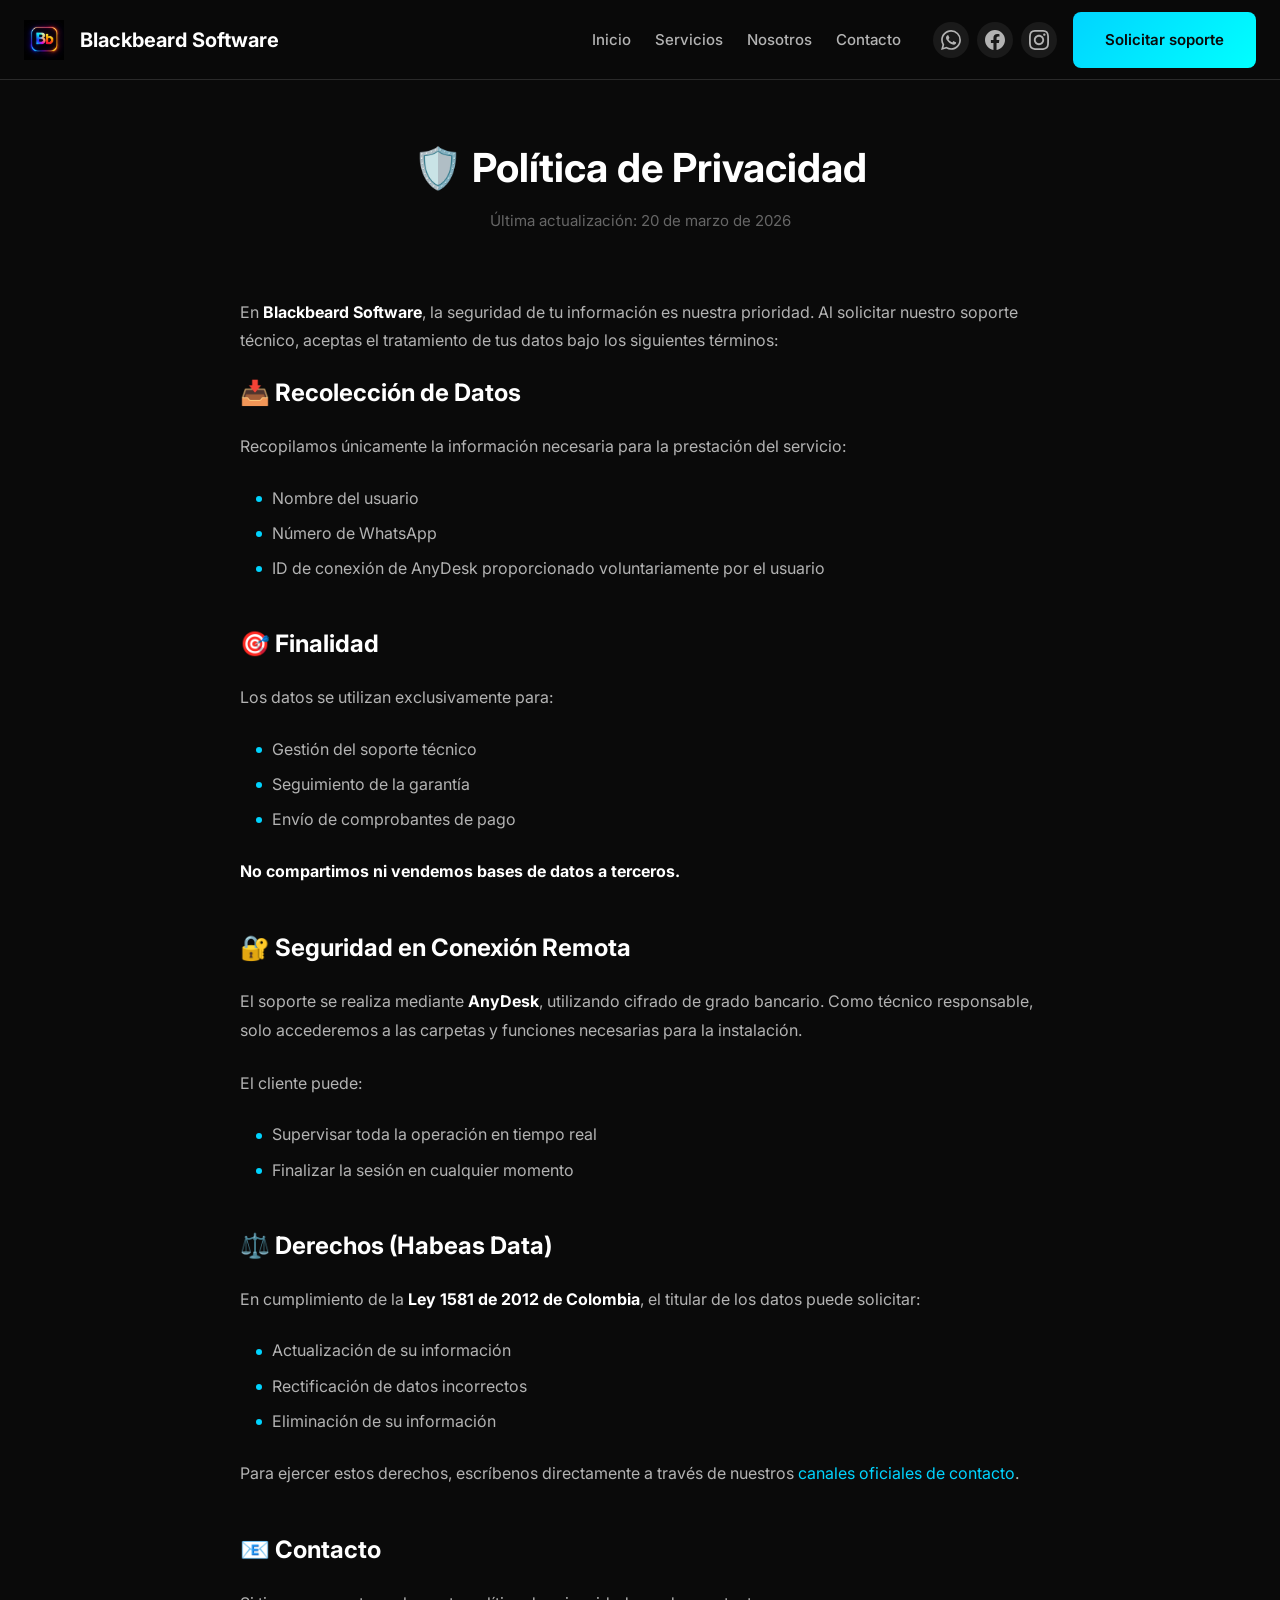
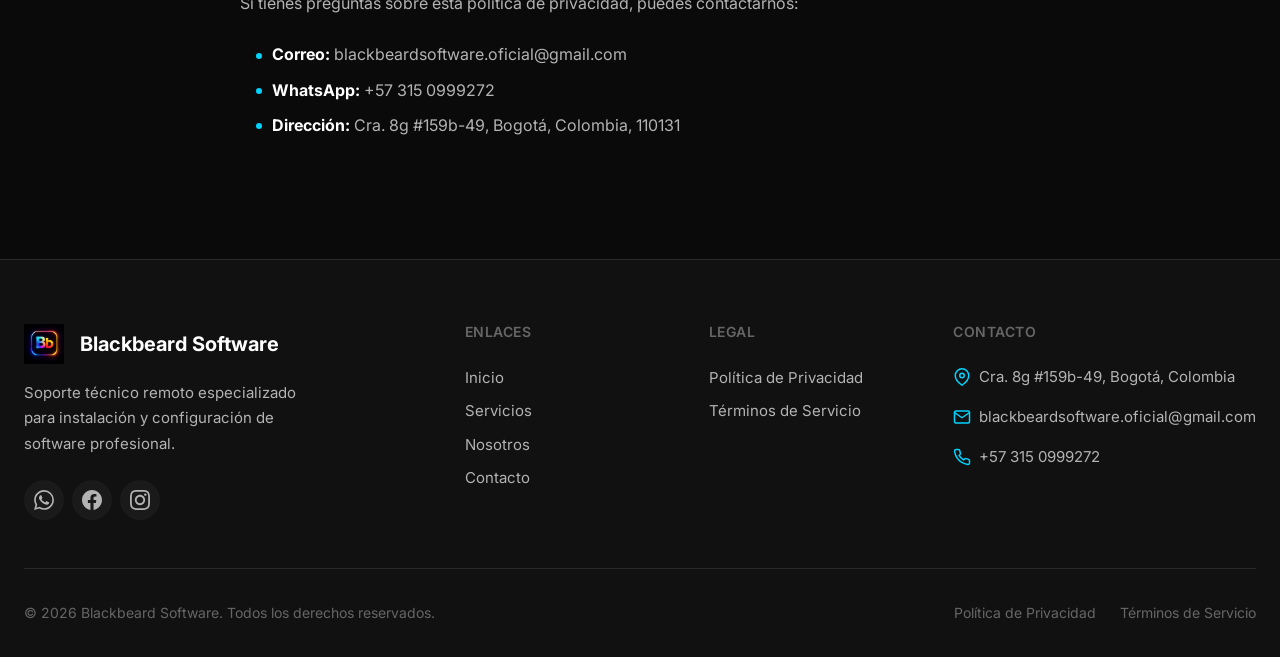
<file: privacy.html>
<!DOCTYPE html>
<html lang="es">
<head>
  <meta charset="UTF-8">
  <meta name="viewport" content="width=device-width, initial-scale=1.0">
  <meta name="description" content="Política de Privacidad - Blackbeard Software. Conoce cómo protegemos tu información personal.">
  <meta name="robots" content="noindex, nofollow">
  
  <!-- Favicon -->
  <link rel="icon" type="image/png" href="assets/favicon.png">
  <link rel="apple-touch-icon" href="assets/favicon.png">
  
  <!-- Google Fonts -->
  <link rel="preconnect" href="https://fonts.googleapis.com">
  <link rel="preconnect" href="https://fonts.gstatic.com" crossorigin>
  <link href="https://fonts.googleapis.com/css2?family=Inter:wght@400;500;600;700;800&display=swap" rel="stylesheet">
  
  <!-- Main Stylesheet -->
  <link rel="stylesheet" href="style.css">
  
  <title>Política de Privacidad - Blackbeard Software</title>
</head>
<body>
  <!-- ============================================
       HEADER
       ============================================ -->
  <header class="header" id="header">
    <div class="header-inner">
      <!-- Logo -->
      <a href="index.html" class="logo">
        <img src="assets/logo.png" alt="Blackbeard Software Logo">
        <span>Blackbeard Software</span>
      </a>
      
      <!-- Desktop Navigation -->
      <nav class="nav-desktop">
        <ul class="nav-links">
          <li><a href="index.html" class="nav-link">Inicio</a></li>
          <li><a href="index.html#servicios" class="nav-link">Servicios</a></li>
          <li><a href="index.html#nosotros" class="nav-link">Nosotros</a></li>
          <li><a href="index.html#contacto" class="nav-link">Contacto</a></li>
        </ul>
        
        <div class="nav-actions">
          <!-- Social Quick Icons -->
          <div class="social-icons">
            <a href="https://wa.me/573150999272" target="_blank" rel="noopener noreferrer" class="social-icon" aria-label="WhatsApp" title="WhatsApp">
              <svg width="20" height="20" viewBox="0 0 24 24" fill="currentColor">
                <path d="M17.472 14.382c-.297-.149-1.758-.867-2.03-.967-.273-.099-.471-.148-.67.15-.197.297-.767.966-.94 1.164-.173.199-.347.223-.644.075-.297-.15-1.255-.463-2.39-1.475-.883-.788-1.48-1.761-1.653-2.059-.173-.297-.018-.458.13-.606.134-.133.298-.347.446-.52.149-.174.198-.298.298-.497.099-.198.05-.371-.025-.52-.075-.149-.669-1.612-.916-2.207-.242-.579-.487-.5-.669-.51-.173-.008-.371-.01-.57-.01-.198 0-.52.074-.792.372-.272.297-1.04 1.016-1.04 2.479 0 1.462 1.065 2.875 1.213 3.074.149.198 2.096 3.2 5.077 4.487.709.306 1.262.489 1.694.625.712.227 1.36.195 1.871.118.571-.085 1.758-.719 2.006-1.413.248-.694.248-1.289.173-1.413-.074-.124-.272-.198-.57-.347m-5.421 7.403h-.004a9.87 9.87 0 01-5.031-1.378l-.361-.214-3.741.982.998-3.648-.235-.374a9.86 9.86 0 01-1.51-5.26c.001-5.45 4.436-9.884 9.888-9.884 2.64 0 5.122 1.03 6.988 2.898a9.825 9.825 0 012.893 6.994c-.003 5.45-4.437 9.884-9.885 9.884m8.413-18.297A11.815 11.815 0 0012.05 0C5.495 0 .16 5.335.157 11.892c0 2.096.547 4.142 1.588 5.945L.057 24l6.305-1.654a11.882 11.882 0 005.683 1.448h.005c6.554 0 11.89-5.335 11.893-11.893a11.821 11.821 0 00-3.48-8.413z"/>
              </svg>
            </a>
            <a href="https://www.facebook.com/profile.php?id=61583653584163" target="_blank" rel="noopener noreferrer" class="social-icon" aria-label="Facebook" title="Facebook">
              <svg width="20" height="20" viewBox="0 0 24 24" fill="currentColor">
                <path d="M24 12.073c0-6.627-5.373-12-12-12s-12 5.373-12 12c0 5.99 4.388 10.954 10.125 11.854v-8.385H7.078v-3.47h3.047V9.43c0-3.007 1.792-4.669 4.533-4.669 1.312 0 2.686.235 2.686.235v2.953H15.83c-1.491 0-1.956.925-1.956 1.874v2.25h3.328l-.532 3.47h-2.796v8.385C19.612 23.027 24 18.062 24 12.073z"/>
              </svg>
            </a>
            <a href="https://www.instagram.com/blackbeard.oficial.co/" target="_blank" rel="noopener noreferrer" class="social-icon" aria-label="Instagram" title="Instagram">
              <svg width="20" height="20" viewBox="0 0 24 24" fill="currentColor">
                <path d="M12 2.163c3.204 0 3.584.012 4.85.07 3.252.148 4.771 1.691 4.919 4.919.058 1.265.069 1.645.069 4.849 0 3.205-.012 3.584-.069 4.849-.149 3.225-1.664 4.771-4.919 4.919-1.266.058-1.644.07-4.85.07-3.204 0-3.584-.012-4.849-.07-3.26-.149-4.771-1.699-4.919-4.92-.058-1.265-.07-1.644-.07-4.849 0-3.204.013-3.583.07-4.849.149-3.227 1.664-4.771 4.919-4.919 1.266-.057 1.645-.069 4.849-.069zm0-2.163c-3.259 0-3.667.014-4.947.072-4.358.2-6.78 2.618-6.98 6.98-.059 1.281-.073 1.689-.073 4.948 0 3.259.014 3.668.072 4.948.2 4.358 2.618 6.78 6.98 6.98 1.281.058 1.689.072 4.948.072 3.259 0 3.668-.014 4.948-.072 4.354-.2 6.782-2.618 6.979-6.98.059-1.28.073-1.689.073-4.948 0-3.259-.014-3.667-.072-4.947-.196-4.354-2.617-6.78-6.979-6.98-1.281-.059-1.69-.073-4.949-.073zm0 5.838c-3.403 0-6.162 2.759-6.162 6.162s2.759 6.163 6.162 6.163 6.162-2.759 6.162-6.163c0-3.403-2.759-6.162-6.162-6.162zm0 10.162c-2.209 0-4-1.79-4-4 0-2.209 1.791-4 4-4s4 1.791 4 4c0 2.21-1.791 4-4 4zm6.406-11.845c-.796 0-1.441.645-1.441 1.44s.645 1.44 1.441 1.44c.795 0 1.439-.645 1.439-1.44s-.644-1.44-1.439-1.44z"/>
              </svg>
            </a>
          </div>
          
          <!-- CTA Button -->
          <a href="https://wa.me/573150999272?text=Hola%2C%20quiero%20solicitar%20soporte%20técnico" class="btn btn-primary" target="_blank" rel="noopener noreferrer">
            Solicitar soporte
          </a>
        </div>
      </nav>
      
      <!-- Mobile Menu Button -->
      <button class="mobile-menu-btn" id="mobileMenuBtn" aria-label="Abrir menú">
        <span></span>
        <span></span>
        <span></span>
      </button>
    </div>
    
    <!-- Mobile Navigation -->
    <nav class="nav-mobile" id="navMobile">
      <ul class="nav-links">
        <li><a href="index.html" class="nav-link">Inicio</a></li>
        <li><a href="index.html#servicios" class="nav-link">Servicios</a></li>
        <li><a href="index.html#nosotros" class="nav-link">Nosotros</a></li>
        <li><a href="index.html#contacto" class="nav-link">Contacto</a></li>
      </ul>
      <div class="nav-actions">
        <a href="https://wa.me/573150999272?text=Hola%2C%20quiero%20solicitar%20soporte%20técnico" class="btn btn-primary" target="_blank" rel="noopener noreferrer">
          Solicitar soporte
        </a>
      </div>
    </nav>
  </header>

  <!-- ============================================
       MAIN CONTENT
       ============================================ -->
  <main class="legal-page">
    <div class="container">
      <div class="legal-header">
        <h1 class="legal-title">
          🛡️ Política de Privacidad
        </h1>
        <p class="legal-update">Última actualización: 20 de marzo de 2026</p>
      </div>
      
      <div class="legal-content">
        <p>
          En <strong>Blackbeard Software</strong>, la seguridad de tu información es nuestra prioridad. Al solicitar nuestro soporte técnico, aceptas el tratamiento de tus datos bajo los siguientes términos:
        </p>
        
        <h2>📥 Recolección de Datos</h2>
        <p>
          Recopilamos únicamente la información necesaria para la prestación del servicio:
        </p>
        <ul>
          <li>Nombre del usuario</li>
          <li>Número de WhatsApp</li>
          <li>ID de conexión de AnyDesk proporcionado voluntariamente por el usuario</li>
        </ul>
        
        <h2>🎯 Finalidad</h2>
        <p>
          Los datos se utilizan exclusivamente para:
        </p>
        <ul>
          <li>Gestión del soporte técnico</li>
          <li>Seguimiento de la garantía</li>
          <li>Envío de comprobantes de pago</li>
        </ul>
        <p>
          <strong>No compartimos ni vendemos bases de datos a terceros.</strong>
        </p>
        
        <h2>🔐 Seguridad en Conexión Remota</h2>
        <p>
          El soporte se realiza mediante <strong>AnyDesk</strong>, utilizando cifrado de grado bancario. Como técnico responsable, solo accederemos a las carpetas y funciones necesarias para la instalación.
        </p>
        <p>
          El cliente puede:
        </p>
        <ul>
          <li>Supervisar toda la operación en tiempo real</li>
          <li>Finalizar la sesión en cualquier momento</li>
        </ul>
        
        <h2>⚖️ Derechos (Habeas Data)</h2>
        <p>
          En cumplimiento de la <strong>Ley 1581 de 2012 de Colombia</strong>, el titular de los datos puede solicitar:
        </p>
        <ul>
          <li>Actualización de su información</li>
          <li>Rectificación de datos incorrectos</li>
          <li>Eliminación de su información</li>
        </ul>
        <p>
          Para ejercer estos derechos, escríbenos directamente a través de nuestros <a href="index.html#contacto" style="color: var(--electric-blue);">canales oficiales de contacto</a>.
        </p>
        
        <h2>📧 Contacto</h2>
        <p>
          Si tienes preguntas sobre esta política de privacidad, puedes contactarnos:
        </p>
        <ul>
          <li><strong>Correo:</strong> blackbeardsoftware.oficial@gmail.com</li>
          <li><strong>WhatsApp:</strong> +57 315 0999272</li>
          <li><strong>Dirección:</strong> Cra. 8g #159b-49, Bogotá, Colombia, 110131</li>
        </ul>
      </div>
    </div>
  </main>

  <!-- ============================================
       FOOTER
       ============================================ -->
  <footer class="footer">
    <div class="container">
      <div class="footer-grid">
        <!-- Brand -->
        <div class="footer-brand">
          <a href="index.html" class="logo">
            <img src="assets/logo.png" alt="Blackbeard Software Logo">
            <span>Blackbeard Software</span>
          </a>
          <p>Soporte técnico remoto especializado para instalación y configuración de software profesional.</p>
          <div class="footer-social">
            <a href="https://wa.me/573150999272" target="_blank" rel="noopener noreferrer" class="social-icon" aria-label="WhatsApp" title="WhatsApp">
              <svg width="20" height="20" viewBox="0 0 24 24" fill="currentColor">
                <path d="M17.472 14.382c-.297-.149-1.758-.867-2.03-.967-.273-.099-.471-.148-.67.15-.197.297-.767.966-.94 1.164-.173.199-.347.223-.644.075-.297-.15-1.255-.463-2.39-1.475-.883-.788-1.48-1.761-1.653-2.059-.173-.297-.018-.458.13-.606.134-.133.298-.347.446-.52.149-.174.198-.298.298-.497.099-.198.05-.371-.025-.52-.075-.149-.669-1.612-.916-2.207-.242-.579-.487-.5-.669-.51-.173-.008-.371-.01-.57-.01-.198 0-.52.074-.792.372-.272.297-1.04 1.016-1.04 2.479 0 1.462 1.065 2.875 1.213 3.074.149.198 2.096 3.2 5.077 4.487.709.306 1.262.489 1.694.625.712.227 1.36.195 1.871.118.571-.085 1.758-.719 2.006-1.413.248-.694.248-1.289.173-1.413-.074-.124-.272-.198-.57-.347m-5.421 7.403h-.004a9.87 9.87 0 01-5.031-1.378l-.361-.214-3.741.982.998-3.648-.235-.374a9.86 9.86 0 01-1.51-5.26c.001-5.45 4.436-9.884 9.888-9.884 2.64 0 5.122 1.03 6.988 2.898a9.825 9.825 0 012.893 6.994c-.003 5.45-4.437 9.884-9.885 9.884m8.413-18.297A11.815 11.815 0 0012.05 0C5.495 0 .16 5.335.157 11.892c0 2.096.547 4.142 1.588 5.945L.057 24l6.305-1.654a11.882 11.882 0 005.683 1.448h.005c6.554 0 11.89-5.335 11.893-11.893a11.821 11.821 0 00-3.48-8.413z"/>
              </svg>
            </a>
            <a href="https://www.facebook.com/profile.php?id=61583653584163" target="_blank" rel="noopener noreferrer" class="social-icon" aria-label="Facebook" title="Facebook">
              <svg width="20" height="20" viewBox="0 0 24 24" fill="currentColor">
                <path d="M24 12.073c0-6.627-5.373-12-12-12s-12 5.373-12 12c0 5.99 4.388 10.954 10.125 11.854v-8.385H7.078v-3.47h3.047V9.43c0-3.007 1.792-4.669 4.533-4.669 1.312 0 2.686.235 2.686.235v2.953H15.83c-1.491 0-1.956.925-1.956 1.874v2.25h3.328l-.532 3.47h-2.796v8.385C19.612 23.027 24 18.062 24 12.073z"/>
              </svg>
            </a>
            <a href="https://www.instagram.com/blackbeard.oficial.co/" target="_blank" rel="noopener noreferrer" class="social-icon" aria-label="Instagram" title="Instagram">
              <svg width="20" height="20" viewBox="0 0 24 24" fill="currentColor">
                <path d="M12 2.163c3.204 0 3.584.012 4.85.07 3.252.148 4.771 1.691 4.919 4.919.058 1.265.069 1.645.069 4.849 0 3.205-.012 3.584-.069 4.849-.149 3.225-1.664 4.771-4.919 4.919-1.266.058-1.644.07-4.85.07-3.204 0-3.584-.012-4.849-.07-3.26-.149-4.771-1.699-4.919-4.92-.058-1.265-.07-1.644-.07-4.849 0-3.204.013-3.583.07-4.849.149-3.227 1.664-4.771 4.919-4.919 1.266-.057 1.645-.069 4.849-.069zm0-2.163c-3.259 0-3.667.014-4.947.072-4.358.2-6.78 2.618-6.98 6.98-.059 1.281-.073 1.689-.073 4.948 0 3.259.014 3.668.072 4.948.2 4.358 2.618 6.78 6.98 6.98 1.281.058 1.689.072 4.948.072 3.259 0 3.668-.014 4.948-.072 4.354-.2 6.782-2.618 6.979-6.98.059-1.28.073-1.689.073-4.948 0-3.259-.014-3.667-.072-4.947-.196-4.354-2.617-6.78-6.979-6.98-1.281-.059-1.69-.073-4.949-.073zm0 5.838c-3.403 0-6.162 2.759-6.162 6.162s2.759 6.163 6.162 6.163 6.162-2.759 6.162-6.163c0-3.403-2.759-6.162-6.162-6.162zm0 10.162c-2.209 0-4-1.79-4-4 0-2.209 1.791-4 4-4s4 1.791 4 4c0 2.21-1.791 4-4 4zm6.406-11.845c-.796 0-1.441.645-1.441 1.44s.645 1.44 1.441 1.44c.795 0 1.439-.645 1.439-1.44s-.644-1.44-1.439-1.44z"/>
              </svg>
            </a>
          </div>
        </div>
        
        <!-- Quick Links -->
        <nav class="footer-nav">
          <h5>Enlaces</h5>
          <ul>
            <li><a href="index.html">Inicio</a></li>
            <li><a href="index.html#servicios">Servicios</a></li>
            <li><a href="index.html#nosotros">Nosotros</a></li>
            <li><a href="index.html#contacto">Contacto</a></li>
          </ul>
        </nav>
        
        <!-- Legal -->
        <nav class="footer-nav">
          <h5>Legal</h5>
          <ul>
            <li><a href="privacy.html">Política de Privacidad</a></li>
            <li><a href="terms.html">Términos de Servicio</a></li>
          </ul>
        </nav>
        
        <!-- Contact -->
        <div class="footer-nav">
          <h5>Contacto</h5>
          <div class="footer-contact-item">
            <svg width="18" height="18" viewBox="0 0 24 24" fill="none" stroke="currentColor" stroke-width="2" stroke-linecap="round" stroke-linejoin="round">
              <path d="M21 10c0 7-9 13-9 13s-9-6-9-13a9 9 0 0 1 18 0z"></path>
              <circle cx="12" cy="10" r="3"></circle>
            </svg>
            Cra. 8g #159b-49, Bogotá, Colombia
          </div>
          <div class="footer-contact-item">
            <svg width="18" height="18" viewBox="0 0 24 24" fill="none" stroke="currentColor" stroke-width="2" stroke-linecap="round" stroke-linejoin="round">
              <path d="M4 4h16c1.1 0 2 .9 2 2v12c0 1.1-.9 2-2 2H4c-1.1 0-2-.9-2-2V6c0-1.1.9-2 2-2z"></path>
              <polyline points="22,6 12,13 2,6"></polyline>
            </svg>
            blackbeardsoftware.oficial@gmail.com
          </div>
          <div class="footer-contact-item">
            <svg width="18" height="18" viewBox="0 0 24 24" fill="none" stroke="currentColor" stroke-width="2" stroke-linecap="round" stroke-linejoin="round">
              <path d="M22 16.92v3a2 2 0 0 1-2.18 2 19.79 19.79 0 0 1-8.63-3.07 19.5 19.5 0 0 1-6-6 19.79 19.79 0 0 1-3.07-8.67A2 2 0 0 1 4.11 2h3a2 2 0 0 1 2 1.72 12.84 12.84 0 0 0 .7 2.81 2 2 0 0 1-.45 2.11L8.09 9.91a16 16 0 0 0 6 6l1.27-1.27a2 2 0 0 1 2.11-.45 12.84 12.84 0 0 0 2.81.7A2 2 0 0 1 22 16.92z"></path>
            </svg>
            +57 315 0999272
          </div>
        </div>
      </div>
      
      <div class="footer-bottom">
        <p class="footer-copyright">
          &copy; <span id="currentYear"></span> Blackbeard Software. Todos los derechos reservados.
        </p>
        <div class="footer-legal">
          <a href="privacy.html">Política de Privacidad</a>
          <a href="terms.html">Términos de Servicio</a>
        </div>
      </div>
    </div>
  </footer>

  <!-- Main JavaScript -->
  <script src="script.js"></script>
</body>
</html>
</file>
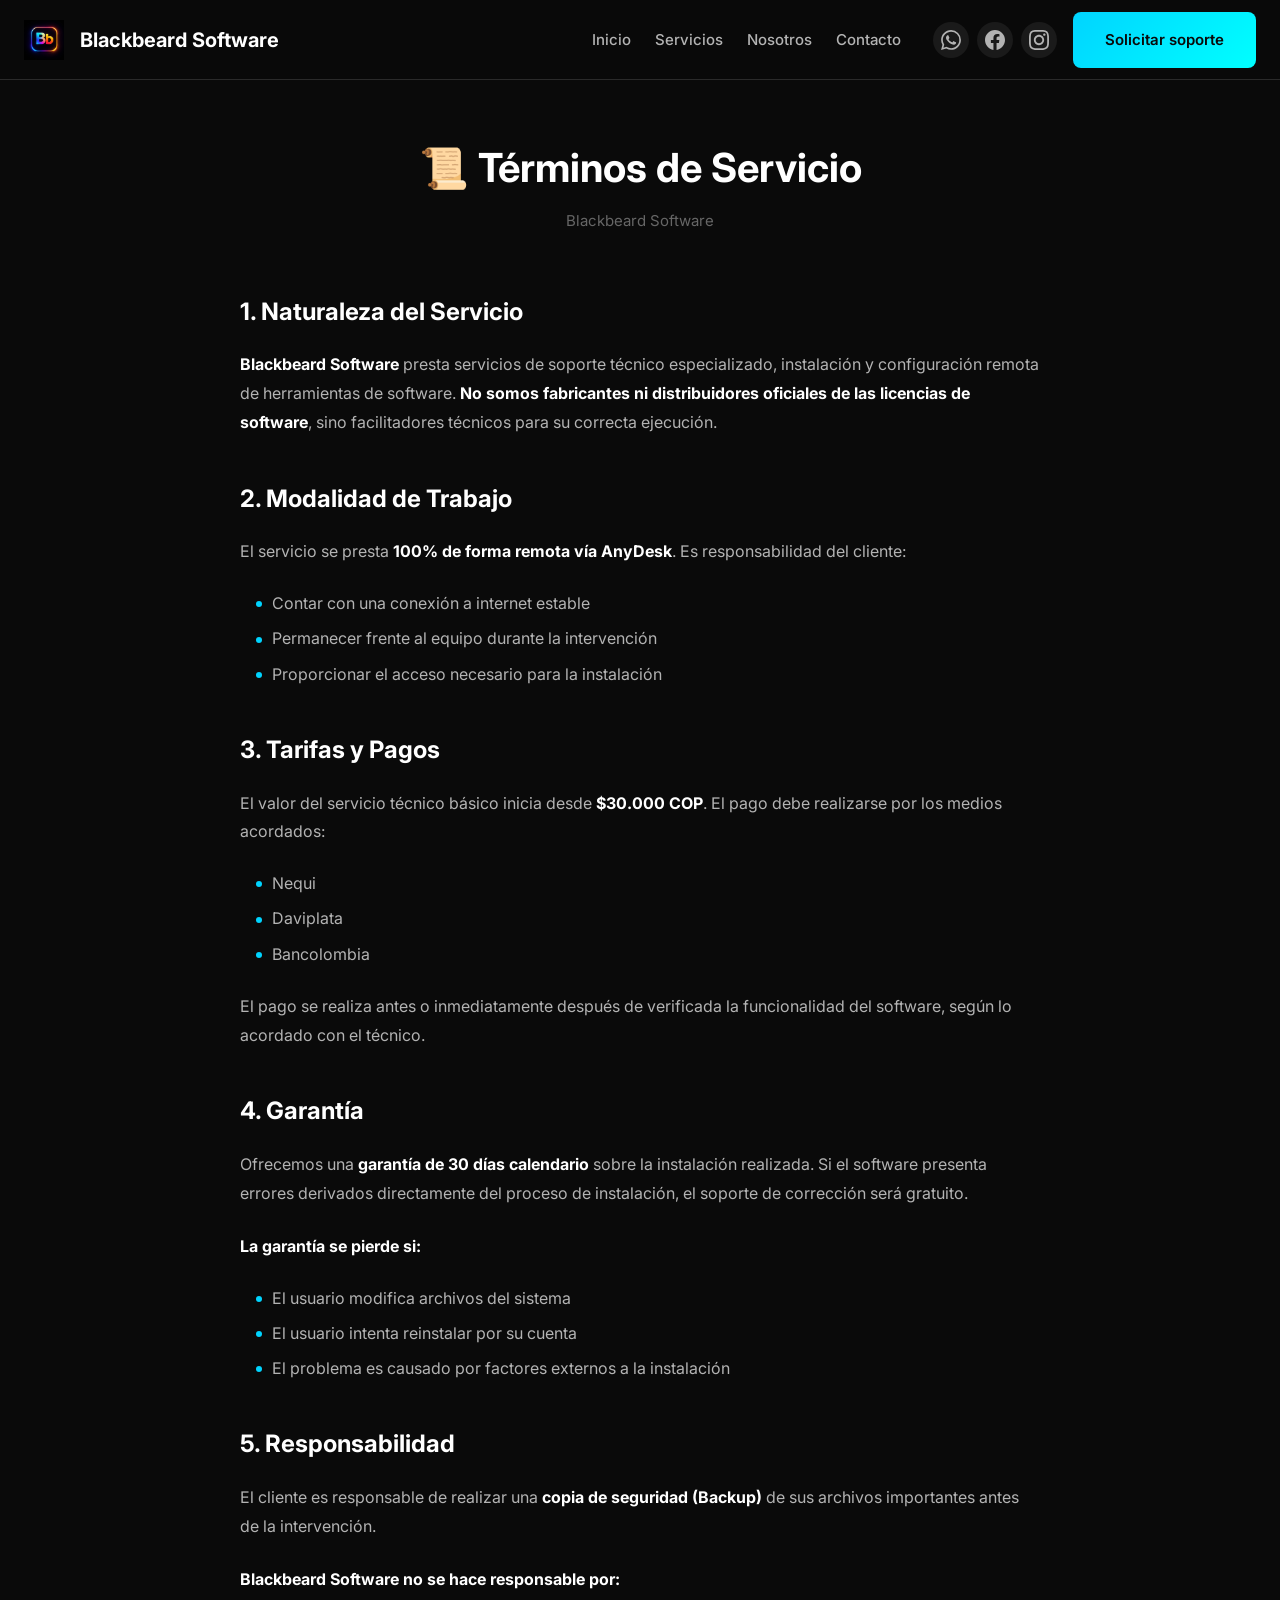
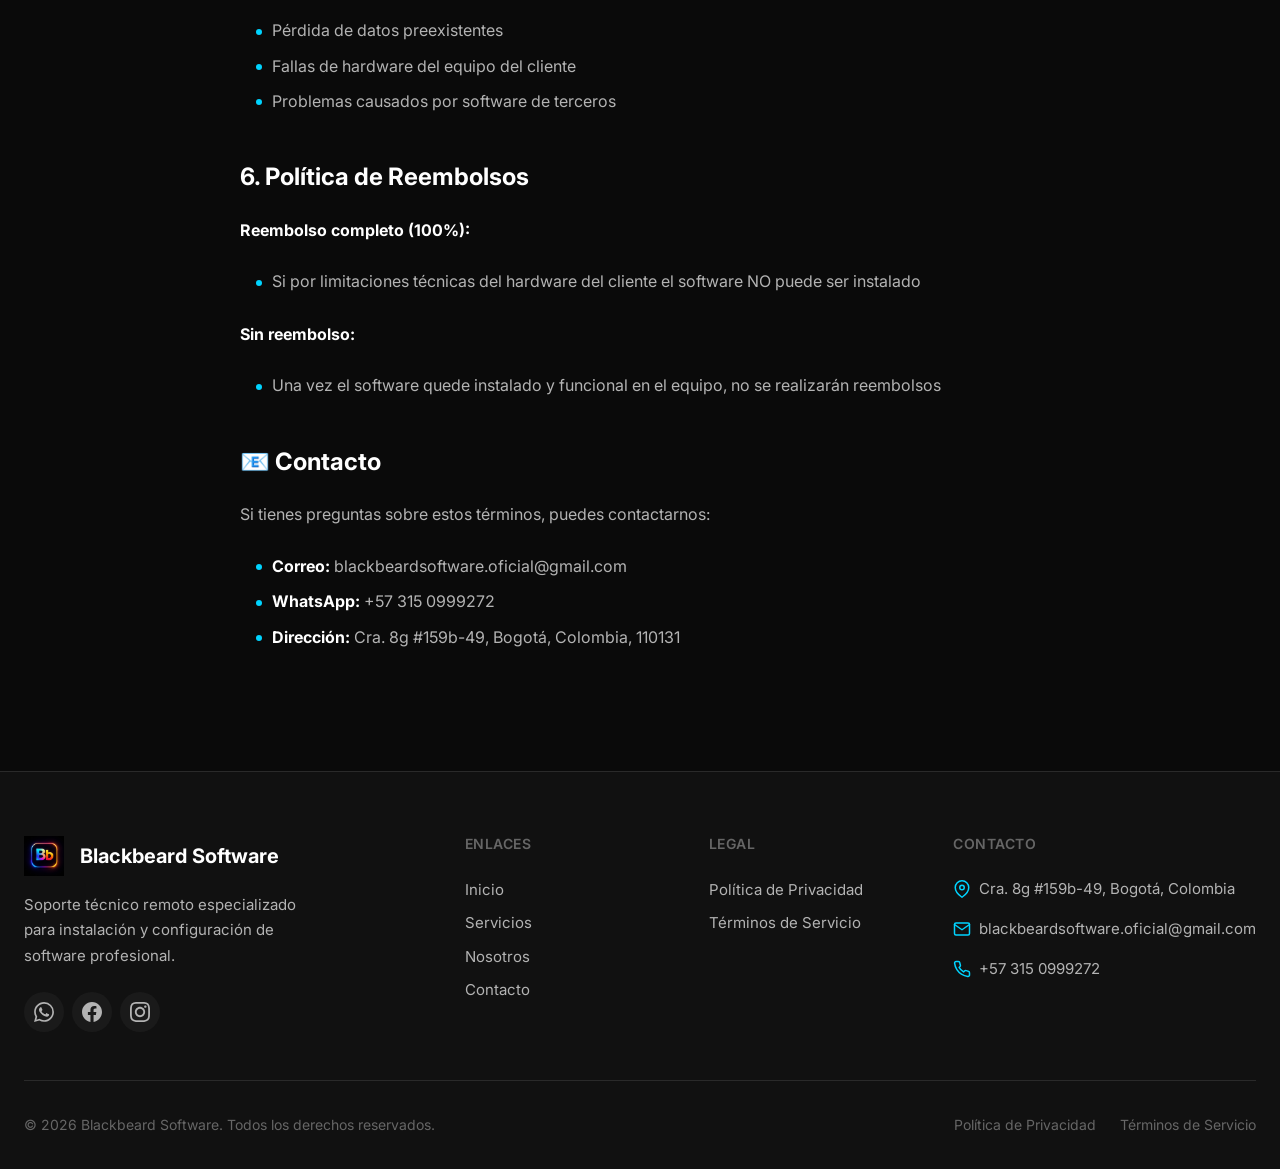
<file: terms.html>
<!DOCTYPE html>
<html lang="es">
<head>
  <meta charset="UTF-8">
  <meta name="viewport" content="width=device-width, initial-scale=1.0">
  <meta name="description" content="Términos de Servicio - Blackbeard Software. Conoce las condiciones de nuestro servicio de soporte técnico remoto.">
  <meta name="robots" content="noindex, nofollow">
  
  <!-- Favicon -->
  <link rel="icon" type="image/png" href="assets/favicon.png">
  <link rel="apple-touch-icon" href="assets/favicon.png">
  
  <!-- Google Fonts -->
  <link rel="preconnect" href="https://fonts.googleapis.com">
  <link rel="preconnect" href="https://fonts.gstatic.com" crossorigin>
  <link href="https://fonts.googleapis.com/css2?family=Inter:wght@400;500;600;700;800&display=swap" rel="stylesheet">
  
  <!-- Main Stylesheet -->
  <link rel="stylesheet" href="style.css">
  
  <title>Términos de Servicio - Blackbeard Software</title>
</head>
<body>
  <!-- ============================================
       HEADER
       ============================================ -->
  <header class="header" id="header">
    <div class="header-inner">
      <!-- Logo -->
      <a href="index.html" class="logo">
        <img src="assets/logo.png" alt="Blackbeard Software Logo">
        <span>Blackbeard Software</span>
      </a>
      
      <!-- Desktop Navigation -->
      <nav class="nav-desktop">
        <ul class="nav-links">
          <li><a href="index.html" class="nav-link">Inicio</a></li>
          <li><a href="index.html#servicios" class="nav-link">Servicios</a></li>
          <li><a href="index.html#nosotros" class="nav-link">Nosotros</a></li>
          <li><a href="index.html#contacto" class="nav-link">Contacto</a></li>
        </ul>
        
        <div class="nav-actions">
          <!-- Social Quick Icons -->
          <div class="social-icons">
            <a href="https://wa.me/573150999272" target="_blank" rel="noopener noreferrer" class="social-icon" aria-label="WhatsApp" title="WhatsApp">
              <svg width="20" height="20" viewBox="0 0 24 24" fill="currentColor">
                <path d="M17.472 14.382c-.297-.149-1.758-.867-2.03-.967-.273-.099-.471-.148-.67.15-.197.297-.767.966-.94 1.164-.173.199-.347.223-.644.075-.297-.15-1.255-.463-2.39-1.475-.883-.788-1.48-1.761-1.653-2.059-.173-.297-.018-.458.13-.606.134-.133.298-.347.446-.52.149-.174.198-.298.298-.497.099-.198.05-.371-.025-.52-.075-.149-.669-1.612-.916-2.207-.242-.579-.487-.5-.669-.51-.173-.008-.371-.01-.57-.01-.198 0-.52.074-.792.372-.272.297-1.04 1.016-1.04 2.479 0 1.462 1.065 2.875 1.213 3.074.149.198 2.096 3.2 5.077 4.487.709.306 1.262.489 1.694.625.712.227 1.36.195 1.871.118.571-.085 1.758-.719 2.006-1.413.248-.694.248-1.289.173-1.413-.074-.124-.272-.198-.57-.347m-5.421 7.403h-.004a9.87 9.87 0 01-5.031-1.378l-.361-.214-3.741.982.998-3.648-.235-.374a9.86 9.86 0 01-1.51-5.26c.001-5.45 4.436-9.884 9.888-9.884 2.64 0 5.122 1.03 6.988 2.898a9.825 9.825 0 012.893 6.994c-.003 5.45-4.437 9.884-9.885 9.884m8.413-18.297A11.815 11.815 0 0012.05 0C5.495 0 .16 5.335.157 11.892c0 2.096.547 4.142 1.588 5.945L.057 24l6.305-1.654a11.882 11.882 0 005.683 1.448h.005c6.554 0 11.89-5.335 11.893-11.893a11.821 11.821 0 00-3.48-8.413z"/>
              </svg>
            </a>
            <a href="https://www.facebook.com/profile.php?id=61583653584163" target="_blank" rel="noopener noreferrer" class="social-icon" aria-label="Facebook" title="Facebook">
              <svg width="20" height="20" viewBox="0 0 24 24" fill="currentColor">
                <path d="M24 12.073c0-6.627-5.373-12-12-12s-12 5.373-12 12c0 5.99 4.388 10.954 10.125 11.854v-8.385H7.078v-3.47h3.047V9.43c0-3.007 1.792-4.669 4.533-4.669 1.312 0 2.686.235 2.686.235v2.953H15.83c-1.491 0-1.956.925-1.956 1.874v2.25h3.328l-.532 3.47h-2.796v8.385C19.612 23.027 24 18.062 24 12.073z"/>
              </svg>
            </a>
            <a href="https://www.instagram.com/blackbeard.oficial.co/" target="_blank" rel="noopener noreferrer" class="social-icon" aria-label="Instagram" title="Instagram">
              <svg width="20" height="20" viewBox="0 0 24 24" fill="currentColor">
                <path d="M12 2.163c3.204 0 3.584.012 4.85.07 3.252.148 4.771 1.691 4.919 4.919.058 1.265.069 1.645.069 4.849 0 3.205-.012 3.584-.069 4.849-.149 3.225-1.664 4.771-4.919 4.919-1.266.058-1.644.07-4.85.07-3.204 0-3.584-.012-4.849-.07-3.26-.149-4.771-1.699-4.919-4.92-.058-1.265-.07-1.644-.07-4.849 0-3.204.013-3.583.07-4.849.149-3.227 1.664-4.771 4.919-4.919 1.266-.057 1.645-.069 4.849-.069zm0-2.163c-3.259 0-3.667.014-4.947.072-4.358.2-6.78 2.618-6.98 6.98-.059 1.281-.073 1.689-.073 4.948 0 3.259.014 3.668.072 4.948.2 4.358 2.618 6.78 6.98 6.98 1.281.058 1.689.072 4.948.072 3.259 0 3.668-.014 4.948-.072 4.354-.2 6.782-2.618 6.979-6.98.059-1.28.073-1.689.073-4.948 0-3.259-.014-3.667-.072-4.947-.196-4.354-2.617-6.78-6.979-6.98-1.281-.059-1.69-.073-4.949-.073zm0 5.838c-3.403 0-6.162 2.759-6.162 6.162s2.759 6.163 6.162 6.163 6.162-2.759 6.162-6.163c0-3.403-2.759-6.162-6.162-6.162zm0 10.162c-2.209 0-4-1.79-4-4 0-2.209 1.791-4 4-4s4 1.791 4 4c0 2.21-1.791 4-4 4zm6.406-11.845c-.796 0-1.441.645-1.441 1.44s.645 1.44 1.441 1.44c.795 0 1.439-.645 1.439-1.44s-.644-1.44-1.439-1.44z"/>
              </svg>
            </a>
          </div>
          
          <!-- CTA Button -->
          <a href="https://wa.me/573150999272?text=Hola%2C%20quiero%20solicitar%20soporte%20técnico" class="btn btn-primary" target="_blank" rel="noopener noreferrer">
            Solicitar soporte
          </a>
        </div>
      </nav>
      
      <!-- Mobile Menu Button -->
      <button class="mobile-menu-btn" id="mobileMenuBtn" aria-label="Abrir menú">
        <span></span>
        <span></span>
        <span></span>
      </button>
    </div>
    
    <!-- Mobile Navigation -->
    <nav class="nav-mobile" id="navMobile">
      <ul class="nav-links">
        <li><a href="index.html" class="nav-link">Inicio</a></li>
        <li><a href="index.html#servicios" class="nav-link">Servicios</a></li>
        <li><a href="index.html#nosotros" class="nav-link">Nosotros</a></li>
        <li><a href="index.html#contacto" class="nav-link">Contacto</a></li>
      </ul>
      <div class="nav-actions">
        <a href="https://wa.me/573150999272?text=Hola%2C%20quiero%20solicitar%20soporte%20técnico" class="btn btn-primary" target="_blank" rel="noopener noreferrer">
          Solicitar soporte
        </a>
      </div>
    </nav>
  </header>

  <!-- ============================================
       MAIN CONTENT
       ============================================ -->
  <main class="legal-page">
    <div class="container">
      <div class="legal-header">
        <h1 class="legal-title">
          📜 Términos de Servicio
        </h1>
        <p class="legal-update">Blackbeard Software</p>
      </div>
      
      <div class="legal-content">
        <h2>1. Naturaleza del Servicio</h2>
        <p>
          <strong>Blackbeard Software</strong> presta servicios de soporte técnico especializado, instalación y configuración remota de herramientas de software. <strong>No somos fabricantes ni distribuidores oficiales de las licencias de software</strong>, sino facilitadores técnicos para su correcta ejecución.
        </p>
        
        <h2>2. Modalidad de Trabajo</h2>
        <p>
          El servicio se presta <strong>100% de forma remota vía AnyDesk</strong>. Es responsabilidad del cliente:
        </p>
        <ul>
          <li>Contar con una conexión a internet estable</li>
          <li>Permanecer frente al equipo durante la intervención</li>
          <li>Proporcionar el acceso necesario para la instalación</li>
        </ul>
        
        <h2>3. Tarifas y Pagos</h2>
        <p>
          El valor del servicio técnico básico inicia desde <strong>$30.000 COP</strong>. El pago debe realizarse por los medios acordados:
        </p>
        <ul>
          <li>Nequi</li>
          <li>Daviplata</li>
          <li>Bancolombia</li>
        </ul>
        <p>
          El pago se realiza antes o inmediatamente después de verificada la funcionalidad del software, según lo acordado con el técnico.
        </p>
        
        <h2>4. Garantía</h2>
        <p>
          Ofrecemos una <strong>garantía de 30 días calendario</strong> sobre la instalación realizada. Si el software presenta errores derivados directamente del proceso de instalación, el soporte de corrección será gratuito.
        </p>
        <p>
          <strong>La garantía se pierde si:</strong>
        </p>
        <ul>
          <li>El usuario modifica archivos del sistema</li>
          <li>El usuario intenta reinstalar por su cuenta</li>
          <li>El problema es causado por factores externos a la instalación</li>
        </ul>
        
        <h2>5. Responsabilidad</h2>
        <p>
          El cliente es responsable de realizar una <strong>copia de seguridad (Backup)</strong> de sus archivos importantes antes de la intervención.
        </p>
        <p>
          <strong>Blackbeard Software no se hace responsable por:</strong>
        </p>
        <ul>
          <li>Pérdida de datos preexistentes</li>
          <li>Fallas de hardware del equipo del cliente</li>
          <li>Problemas causados por software de terceros</li>
        </ul>
        
        <h2>6. Política de Reembolsos</h2>
        <p>
          <strong>Reembolso completo (100%):</strong>
        </p>
        <ul>
          <li>Si por limitaciones técnicas del hardware del cliente el software NO puede ser instalado</li>
        </ul>
        <p>
          <strong>Sin reembolso:</strong>
        </p>
        <ul>
          <li>Una vez el software quede instalado y funcional en el equipo, no se realizarán reembolsos</li>
        </ul>
        
        <h2>📧 Contacto</h2>
        <p>
          Si tienes preguntas sobre estos términos, puedes contactarnos:
        </p>
        <ul>
          <li><strong>Correo:</strong> blackbeardsoftware.oficial@gmail.com</li>
          <li><strong>WhatsApp:</strong> +57 315 0999272</li>
          <li><strong>Dirección:</strong> Cra. 8g #159b-49, Bogotá, Colombia, 110131</li>
        </ul>
      </div>
    </div>
  </main>

  <!-- ============================================
       FOOTER
       ============================================ -->
  <footer class="footer">
    <div class="container">
      <div class="footer-grid">
        <!-- Brand -->
        <div class="footer-brand">
          <a href="index.html" class="logo">
            <img src="assets/logo.png" alt="Blackbeard Software Logo">
            <span>Blackbeard Software</span>
          </a>
          <p>Soporte técnico remoto especializado para instalación y configuración de software profesional.</p>
          <div class="footer-social">
            <a href="https://wa.me/573150999272" target="_blank" rel="noopener noreferrer" class="social-icon" aria-label="WhatsApp" title="WhatsApp">
              <svg width="20" height="20" viewBox="0 0 24 24" fill="currentColor">
                <path d="M17.472 14.382c-.297-.149-1.758-.867-2.03-.967-.273-.099-.471-.148-.67.15-.197.297-.767.966-.94 1.164-.173.199-.347.223-.644.075-.297-.15-1.255-.463-2.39-1.475-.883-.788-1.48-1.761-1.653-2.059-.173-.297-.018-.458.13-.606.134-.133.298-.347.446-.52.149-.174.198-.298.298-.497.099-.198.05-.371-.025-.52-.075-.149-.669-1.612-.916-2.207-.242-.579-.487-.5-.669-.51-.173-.008-.371-.01-.57-.01-.198 0-.52.074-.792.372-.272.297-1.04 1.016-1.04 2.479 0 1.462 1.065 2.875 1.213 3.074.149.198 2.096 3.2 5.077 4.487.709.306 1.262.489 1.694.625.712.227 1.36.195 1.871.118.571-.085 1.758-.719 2.006-1.413.248-.694.248-1.289.173-1.413-.074-.124-.272-.198-.57-.347m-5.421 7.403h-.004a9.87 9.87 0 01-5.031-1.378l-.361-.214-3.741.982.998-3.648-.235-.374a9.86 9.86 0 01-1.51-5.26c.001-5.45 4.436-9.884 9.888-9.884 2.64 0 5.122 1.03 6.988 2.898a9.825 9.825 0 012.893 6.994c-.003 5.45-4.437 9.884-9.885 9.884m8.413-18.297A11.815 11.815 0 0012.05 0C5.495 0 .16 5.335.157 11.892c0 2.096.547 4.142 1.588 5.945L.057 24l6.305-1.654a11.882 11.882 0 005.683 1.448h.005c6.554 0 11.89-5.335 11.893-11.893a11.821 11.821 0 00-3.48-8.413z"/>
              </svg>
            </a>
            <a href="https://www.facebook.com/profile.php?id=61583653584163" target="_blank" rel="noopener noreferrer" class="social-icon" aria-label="Facebook" title="Facebook">
              <svg width="20" height="20" viewBox="0 0 24 24" fill="currentColor">
                <path d="M24 12.073c0-6.627-5.373-12-12-12s-12 5.373-12 12c0 5.99 4.388 10.954 10.125 11.854v-8.385H7.078v-3.47h3.047V9.43c0-3.007 1.792-4.669 4.533-4.669 1.312 0 2.686.235 2.686.235v2.953H15.83c-1.491 0-1.956.925-1.956 1.874v2.25h3.328l-.532 3.47h-2.796v8.385C19.612 23.027 24 18.062 24 12.073z"/>
              </svg>
            </a>
            <a href="https://www.instagram.com/blackbeard.oficial.co/" target="_blank" rel="noopener noreferrer" class="social-icon" aria-label="Instagram" title="Instagram">
              <svg width="20" height="20" viewBox="0 0 24 24" fill="currentColor">
                <path d="M12 2.163c3.204 0 3.584.012 4.85.07 3.252.148 4.771 1.691 4.919 4.919.058 1.265.069 1.645.069 4.849 0 3.205-.012 3.584-.069 4.849-.149 3.225-1.664 4.771-4.919 4.919-1.266.058-1.644.07-4.85.07-3.204 0-3.584-.012-4.849-.07-3.26-.149-4.771-1.699-4.919-4.92-.058-1.265-.07-1.644-.07-4.849 0-3.204.013-3.583.07-4.849.149-3.227 1.664-4.771 4.919-4.919 1.266-.057 1.645-.069 4.849-.069zm0-2.163c-3.259 0-3.667.014-4.947.072-4.358.2-6.78 2.618-6.98 6.98-.059 1.281-.073 1.689-.073 4.948 0 3.259.014 3.668.072 4.948.2 4.358 2.618 6.78 6.98 6.98 1.281.058 1.689.072 4.948.072 3.259 0 3.668-.014 4.948-.072 4.354-.2 6.782-2.618 6.979-6.98.059-1.28.073-1.689.073-4.948 0-3.259-.014-3.667-.072-4.947-.196-4.354-2.617-6.78-6.979-6.98-1.281-.059-1.69-.073-4.949-.073zm0 5.838c-3.403 0-6.162 2.759-6.162 6.162s2.759 6.163 6.162 6.163 6.162-2.759 6.162-6.163c0-3.403-2.759-6.162-6.162-6.162zm0 10.162c-2.209 0-4-1.79-4-4 0-2.209 1.791-4 4-4s4 1.791 4 4c0 2.21-1.791 4-4 4zm6.406-11.845c-.796 0-1.441.645-1.441 1.44s.645 1.44 1.441 1.44c.795 0 1.439-.645 1.439-1.44s-.644-1.44-1.439-1.44z"/>
              </svg>
            </a>
          </div>
        </div>
        
        <!-- Quick Links -->
        <nav class="footer-nav">
          <h5>Enlaces</h5>
          <ul>
            <li><a href="index.html">Inicio</a></li>
            <li><a href="index.html#servicios">Servicios</a></li>
            <li><a href="index.html#nosotros">Nosotros</a></li>
            <li><a href="index.html#contacto">Contacto</a></li>
          </ul>
        </nav>
        
        <!-- Legal -->
        <nav class="footer-nav">
          <h5>Legal</h5>
          <ul>
            <li><a href="privacy.html">Política de Privacidad</a></li>
            <li><a href="terms.html">Términos de Servicio</a></li>
          </ul>
        </nav>
        
        <!-- Contact -->
        <div class="footer-nav">
          <h5>Contacto</h5>
          <div class="footer-contact-item">
            <svg width="18" height="18" viewBox="0 0 24 24" fill="none" stroke="currentColor" stroke-width="2" stroke-linecap="round" stroke-linejoin="round">
              <path d="M21 10c0 7-9 13-9 13s-9-6-9-13a9 9 0 0 1 18 0z"></path>
              <circle cx="12" cy="10" r="3"></circle>
            </svg>
            Cra. 8g #159b-49, Bogotá, Colombia
          </div>
          <div class="footer-contact-item">
            <svg width="18" height="18" viewBox="0 0 24 24" fill="none" stroke="currentColor" stroke-width="2" stroke-linecap="round" stroke-linejoin="round">
              <path d="M4 4h16c1.1 0 2 .9 2 2v12c0 1.1-.9 2-2 2H4c-1.1 0-2-.9-2-2V6c0-1.1.9-2 2-2z"></path>
              <polyline points="22,6 12,13 2,6"></polyline>
            </svg>
            blackbeardsoftware.oficial@gmail.com
          </div>
          <div class="footer-contact-item">
            <svg width="18" height="18" viewBox="0 0 24 24" fill="none" stroke="currentColor" stroke-width="2" stroke-linecap="round" stroke-linejoin="round">
              <path d="M22 16.92v3a2 2 0 0 1-2.18 2 19.79 19.79 0 0 1-8.63-3.07 19.5 19.5 0 0 1-6-6 19.79 19.79 0 0 1-3.07-8.67A2 2 0 0 1 4.11 2h3a2 2 0 0 1 2 1.72 12.84 12.84 0 0 0 .7 2.81 2 2 0 0 1-.45 2.11L8.09 9.91a16 16 0 0 0 6 6l1.27-1.27a2 2 0 0 1 2.11-.45 12.84 12.84 0 0 0 2.81.7A2 2 0 0 1 22 16.92z"></path>
            </svg>
            +57 315 0999272
          </div>
        </div>
      </div>
      
      <div class="footer-bottom">
        <p class="footer-copyright">
          &copy; <span id="currentYear"></span> Blackbeard Software. Todos los derechos reservados.
        </p>
        <div class="footer-legal">
          <a href="privacy.html">Política de Privacidad</a>
          <a href="terms.html">Términos de Servicio</a>
        </div>
      </div>
    </div>
  </footer>

  <!-- Main JavaScript -->
  <script src="script.js"></script>
</body>
</html>
</file>
<file: style.css>
/* ============================================
   BLACKBEARD SOFTWARE - Main Stylesheet
   A modern, minimalistic, dark-themed design
   Inspired by Adobe.com visual hierarchy
   ============================================ */

/* ============================================
   CSS CUSTOM PROPERTIES (Variables)
   ============================================ */
:root {
  /* Brand Colors - Used as accents only */
  --electric-blue: #00D4FF;
  --cyan: #00FFFF;
  --magenta: #FF00FF;
  --orange: #FF6B35;
  --yellow: #FFD700;
  
  /* Dark Theme Colors */
  --bg-primary: #0A0A0A;
  --bg-secondary: #111111;
  --bg-tertiary: #1A1A1A;
  --bg-card: #141414;
  --bg-card-hover: #1E1E1E;
  
  /* Text Colors */
  --text-primary: #FFFFFF;
  --text-secondary: #B3B3B3;
  --text-muted: #666666;
  
  /* Border Colors */
  --border-color: #2A2A2A;
  --border-hover: #3A3A3A;
  
  /* Gradients */
  --gradient-brand: linear-gradient(135deg, var(--electric-blue), var(--cyan));
  --gradient-accent: linear-gradient(135deg, var(--electric-blue), var(--magenta));
  --gradient-warm: linear-gradient(135deg, var(--orange), var(--yellow));
  
  /* Typography */
  --font-primary: 'Inter', -apple-system, BlinkMacSystemFont, 'Segoe UI', Roboto, sans-serif;
  --font-mono: 'JetBrains Mono', 'Fira Code', monospace;
  
  /* Spacing */
  --space-xs: 0.25rem;
  --space-sm: 0.5rem;
  --space-md: 1rem;
  --space-lg: 1.5rem;
  --space-xl: 2rem;
  --space-2xl: 3rem;
  --space-3xl: 4rem;
  --space-4xl: 6rem;
  
  /* Border Radius */
  --radius-sm: 4px;
  --radius-md: 8px;
  --radius-lg: 12px;
  --radius-xl: 16px;
  --radius-full: 9999px;
  
  /* Transitions */
  --transition-fast: 150ms ease;
  --transition-normal: 250ms ease;
  --transition-slow: 400ms ease;
  
  /* Shadows */
  --shadow-sm: 0 1px 2px rgba(0, 0, 0, 0.3);
  --shadow-md: 0 4px 6px rgba(0, 0, 0, 0.4);
  --shadow-lg: 0 10px 25px rgba(0, 0, 0, 0.5);
  --shadow-glow: 0 0 20px rgba(0, 212, 255, 0.15);
  
  /* Layout */
  --header-height: 80px;
  --max-width: 1280px;
  --content-width: 960px;
}

/* ============================================
   RESET & BASE STYLES
   ============================================ */
*,
*::before,
*::after {
  box-sizing: border-box;
  margin: 0;
  padding: 0;
}

html {
  font-size: 16px;
  scroll-behavior: smooth;
  -webkit-font-smoothing: antialiased;
  -moz-osx-font-smoothing: grayscale;
}

body {
  font-family: var(--font-primary);
  background-color: var(--bg-primary);
  color: var(--text-primary);
  line-height: 1.6;
  min-height: 100vh;
  display: flex;
  flex-direction: column;
}

main {
  flex: 1;
}

img {
  max-width: 100%;
  height: auto;
  display: block;
}

a {
  color: inherit;
  text-decoration: none;
  transition: color var(--transition-fast);
}

button {
  font-family: inherit;
  cursor: pointer;
  border: none;
  background: none;
}

ul, ol {
  list-style: none;
}

/* ============================================
   UTILITY CLASSES
   ============================================ */
.container {
  width: 100%;
  max-width: var(--max-width);
  margin: 0 auto;
  padding: 0 var(--space-lg);
}

.section {
  padding: var(--space-4xl) 0;
}

.section-title {
  font-size: clamp(1.75rem, 4vw, 2.5rem);
  font-weight: 700;
  margin-bottom: var(--space-xl);
  color: var(--text-primary);
}

.section-subtitle {
  font-size: clamp(1rem, 2vw, 1.25rem);
  color: var(--text-secondary);
  max-width: 600px;
  margin: 0 auto var(--space-2xl);
}

.text-gradient {
  background: var(--gradient-brand);
  -webkit-background-clip: text;
  -webkit-text-fill-color: transparent;
  background-clip: text;
}

.text-center {
  text-align: center;
}

/* ============================================
   TYPOGRAPHY
   ============================================ */
h1, h2, h3, h4, h5, h6 {
  font-weight: 700;
  line-height: 1.2;
  color: var(--text-primary);
}

h1 {
  font-size: clamp(2rem, 5vw, 3.5rem);
}

h2 {
  font-size: clamp(1.5rem, 4vw, 2.5rem);
}

h3 {
  font-size: clamp(1.25rem, 3vw, 1.75rem);
}

h4 {
  font-size: clamp(1.1rem, 2vw, 1.25rem);
}

p {
  color: var(--text-secondary);
  line-height: 1.7;
}

/* ============================================
   HEADER & NAVIGATION
   ============================================ */
.header {
  position: fixed;
  top: 0;
  left: 0;
  right: 0;
  height: var(--header-height);
  background: rgba(10, 10, 10, 0.95);
  backdrop-filter: blur(20px);
  -webkit-backdrop-filter: blur(20px);
  border-bottom: 1px solid var(--border-color);
  z-index: 1000;
  transition: background var(--transition-normal);
}

.header-inner {
  display: flex;
  align-items: center;
  justify-content: space-between;
  height: 100%;
  max-width: var(--max-width);
  margin: 0 auto;
  padding: 0 var(--space-lg);
}

.logo {
  display: flex;
  align-items: center;
  gap: var(--space-md);
  font-weight: 700;
  font-size: 1.25rem;
  color: var(--text-primary);
}

.logo img {
  height: 40px;
  width: auto;
}

.nav-desktop {
  display: flex;
  align-items: center;
  gap: var(--space-xl);
}

.nav-links {
  display: flex;
  align-items: center;
  gap: var(--space-lg);
}

.nav-link {
  position: relative;
  font-size: 0.9375rem;
  font-weight: 500;
  color: var(--text-secondary);
  padding: var(--space-sm) 0;
  transition: color var(--transition-fast);
}

.nav-link:hover,
.nav-link.active {
  color: var(--text-primary);
}

.nav-link::after {
  content: '';
  position: absolute;
  bottom: 0;
  left: 0;
  width: 0;
  height: 2px;
  background: var(--gradient-brand);
  transition: width var(--transition-normal);
}

.nav-link:hover::after,
.nav-link.active::after {
  width: 100%;
}

.nav-actions {
  display: flex;
  align-items: center;
  gap: var(--space-md);
}

.social-icons {
  display: flex;
  align-items: center;
  gap: var(--space-sm);
}

.social-icon {
  display: flex;
  align-items: center;
  justify-content: center;
  width: 36px;
  height: 36px;
  border-radius: var(--radius-full);
  background: var(--bg-tertiary);
  color: var(--text-secondary);
  transition: all var(--transition-fast);
}

.social-icon:hover {
  background: var(--bg-card-hover);
  color: var(--electric-blue);
  transform: translateY(-2px);
}

/* Mobile Navigation */
.mobile-menu-btn {
  display: none;
  flex-direction: column;
  justify-content: center;
  align-items: center;
  width: 44px;
  height: 44px;
  background: transparent;
  border: none;
  cursor: pointer;
  gap: 5px;
}

.mobile-menu-btn span {
  display: block;
  width: 24px;
  height: 2px;
  background: var(--text-primary);
  border-radius: 2px;
  transition: all var(--transition-fast);
}

.mobile-menu-btn.active span:nth-child(1) {
  transform: translateY(7px) rotate(45deg);
}

.mobile-menu-btn.active span:nth-child(2) {
  opacity: 0;
}

.mobile-menu-btn.active span:nth-child(3) {
  transform: translateY(-7px) rotate(-45deg);
}

.nav-mobile {
  display: none;
  position: fixed;
  top: var(--header-height);
  left: 0;
  right: 0;
  bottom: 0;
  background: var(--bg-primary);
  padding: var(--space-xl);
  z-index: 999;
  opacity: 0;
  visibility: hidden;
  transition: all var(--transition-normal);
}

.nav-mobile.active {
  opacity: 1;
  visibility: visible;
}

.nav-mobile .nav-links {
  flex-direction: column;
  align-items: flex-start;
  gap: var(--space-lg);
  margin-bottom: var(--space-xl);
}

.nav-mobile .nav-link {
  font-size: 1.25rem;
  padding: var(--space-sm) 0;
}

.nav-mobile .nav-actions {
  flex-direction: column;
  align-items: flex-start;
  gap: var(--space-md);
}

/* ============================================
   BUTTONS
   ============================================ */
.btn {
  display: inline-flex;
  align-items: center;
  justify-content: center;
  gap: var(--space-sm);
  padding: var(--space-md) var(--space-xl);
  font-size: 0.9375rem;
  font-weight: 600;
  border-radius: var(--radius-md);
  transition: all var(--transition-fast);
  white-space: nowrap;
}

.btn-primary {
  background: var(--gradient-brand);
  color: var(--bg-primary);
  border: none;
}

.btn-primary:hover {
  transform: translateY(-2px);
  box-shadow: var(--shadow-glow);
}

.btn-secondary {
  background: transparent;
  color: var(--text-primary);
  border: 1px solid var(--border-color);
}

.btn-secondary:hover {
  border-color: var(--electric-blue);
  background: rgba(0, 212, 255, 0.1);
}

.btn-whatsapp {
  background: #25D366;
  color: white;
}

.btn-whatsapp:hover {
  background: #20BD5A;
  transform: translateY(-2px);
}

.btn-sm {
  padding: var(--space-sm) var(--space-md);
  font-size: 0.875rem;
}

.btn-lg {
  padding: var(--space-lg) var(--space-2xl);
  font-size: 1rem;
}

/* ============================================
   HERO SECTION
   ============================================ */
.hero {
  position: relative;
  min-height: 100vh;
  display: flex;
  align-items: center;
  padding-top: calc(var(--header-height) + var(--space-3xl));
  padding-bottom: var(--space-4xl);
  overflow: hidden;
}

.hero::before {
  content: '';
  position: absolute;
  top: 0;
  left: 0;
  right: 0;
  bottom: 0;
  background: 
    radial-gradient(ellipse 80% 50% at 50% -20%, rgba(0, 212, 255, 0.15), transparent),
    radial-gradient(ellipse 60% 40% at 80% 60%, rgba(255, 0, 255, 0.08), transparent),
    radial-gradient(ellipse 40% 30% at 20% 80%, rgba(255, 107, 53, 0.08), transparent);
  pointer-events: none;
}

.hero-content {
  position: relative;
  z-index: 1;
  text-align: center;
  max-width: 800px;
  margin: 0 auto;
}

.hero-badge {
  display: inline-flex;
  align-items: center;
  gap: var(--space-sm);
  padding: var(--space-sm) var(--space-md);
  background: var(--bg-tertiary);
  border: 1px solid var(--border-color);
  border-radius: var(--radius-full);
  font-size: 0.875rem;
  color: var(--text-secondary);
  margin-bottom: var(--space-xl);
}

.hero-badge-dot {
  width: 8px;
  height: 8px;
  background: var(--electric-blue);
  border-radius: 50%;
  animation: pulse 2s infinite;
}

@keyframes pulse {
  0%, 100% { opacity: 1; }
  50% { opacity: 0.5; }
}

.hero-title {
  font-size: clamp(2.5rem, 6vw, 4rem);
  font-weight: 800;
  line-height: 1.1;
  margin-bottom: var(--space-lg);
  background: linear-gradient(135deg, var(--text-primary) 0%, var(--text-secondary) 100%);
  -webkit-background-clip: text;
  -webkit-text-fill-color: transparent;
  background-clip: text;
}

.hero-title span {
  background: var(--gradient-brand);
  -webkit-background-clip: text;
  -webkit-text-fill-color: transparent;
  background-clip: text;
}

.hero-subtitle {
  font-size: clamp(1.125rem, 2.5vw, 1.5rem);
  color: var(--text-secondary);
  margin-bottom: var(--space-2xl);
  line-height: 1.6;
}

.hero-buttons {
  display: flex;
  flex-wrap: wrap;
  justify-content: center;
  gap: var(--space-md);
}

.hero-decoration {
  position: absolute;
  top: 50%;
  left: 50%;
  transform: translate(-50%, -50%);
  width: 600px;
  height: 600px;
  border-radius: 50%;
  background: radial-gradient(circle, rgba(0, 212, 255, 0.05) 0%, transparent 70%);
  pointer-events: none;
}

/* ============================================
   SERVICES SECTION
   ============================================ */
.services {
  background: var(--bg-secondary);
}

.services-intro {
  text-align: center;
  margin-bottom: var(--space-3xl);
}

.services-grid {
  display: grid;
  gap: var(--space-xl);
}

/* Service Category Card */
.service-category {
  background: var(--bg-card);
  border: 1px solid var(--border-color);
  border-radius: var(--radius-xl);
  overflow: hidden;
  transition: all var(--transition-normal);
}

.service-category:hover {
  border-color: var(--border-hover);
  box-shadow: var(--shadow-lg);
}

.service-category-header {
  display: flex;
  align-items: center;
  justify-content: space-between;
  padding: var(--space-xl);
  cursor: pointer;
  transition: background var(--transition-fast);
}

.service-category-header:hover {
  background: var(--bg-card-hover);
}

.service-category-info {
  display: flex;
  align-items: center;
  gap: var(--space-lg);
}

.service-category-icon {
  display: flex;
  align-items: center;
  justify-content: center;
  width: 56px;
  height: 56px;
  border-radius: var(--radius-lg);
  background: var(--gradient-brand);
  color: var(--bg-primary);
  font-size: 1.5rem;
}

.service-category-title {
  font-size: 1.25rem;
  font-weight: 600;
  margin-bottom: var(--space-xs);
}

.service-category-desc {
  font-size: 0.875rem;
  color: var(--text-secondary);
}

.service-category-toggle {
  display: flex;
  align-items: center;
  justify-content: center;
  width: 40px;
  height: 40px;
  border-radius: var(--radius-full);
  background: var(--bg-tertiary);
  color: var(--text-secondary);
  transition: all var(--transition-fast);
}

.service-category-toggle svg {
  transition: transform var(--transition-normal);
}

.service-category.active .service-category-toggle svg {
  transform: rotate(180deg);
}

.service-category-content {
  display: none;
  padding: 0 var(--space-xl) var(--space-xl);
}

.service-category.active .service-category-content {
  display: block;
}

.service-category-note {
  padding: var(--space-md);
  background: var(--bg-tertiary);
  border-radius: var(--radius-md);
  font-size: 0.875rem;
  color: var(--text-secondary);
  margin-bottom: var(--space-lg);
}

.service-category-note strong {
  color: var(--electric-blue);
}

/* Software Items Grid */
.software-grid {
  display: grid;
  grid-template-columns: repeat(auto-fill, minmax(280px, 1fr));
  gap: var(--space-md);
}

.software-item {
  display: flex;
  flex-direction: column;
  padding: var(--space-lg);
  background: var(--bg-tertiary);
  border: 1px solid var(--border-color);
  border-radius: var(--radius-lg);
  transition: all var(--transition-fast);
}

.software-item:hover {
  border-color: var(--border-hover);
  transform: translateY(-2px);
}

.software-name {
  font-size: 1rem;
  font-weight: 600;
  color: var(--text-primary);
  margin-bottom: var(--space-xs);
}

.software-desc {
  font-size: 0.8125rem;
  color: var(--text-muted);
  margin-bottom: var(--space-md);
  flex-grow: 1;
}

.software-price {
  display: flex;
  align-items: center;
  gap: var(--space-sm);
  font-size: 0.875rem;
  color: var(--electric-blue);
  font-weight: 600;
  margin-bottom: var(--space-md);
}

.software-price svg {
  width: 16px;
  height: 16px;
}

.software-item .btn {
  width: 100%;
  margin-top: auto;
}

/* ============================================
   ABOUT SECTION
   ============================================ */
.about-content {
  max-width: 800px;
  margin: 0 auto;
  text-align: center;
}

.about-text {
  font-size: 1.125rem;
  color: var(--text-secondary);
  line-height: 1.8;
}

/* ============================================
   FEATURES SECTION
   ============================================ */
.features {
  background: var(--bg-secondary);
}

.features-grid {
  display: grid;
  grid-template-columns: repeat(auto-fit, minmax(300px, 1fr));
  gap: var(--space-lg);
}

.feature-card {
  display: flex;
  align-items: flex-start;
  gap: var(--space-lg);
  padding: var(--space-xl);
  background: var(--bg-card);
  border: 1px solid var(--border-color);
  border-radius: var(--radius-lg);
  transition: all var(--transition-normal);
}

.feature-card:hover {
  border-color: var(--electric-blue);
  transform: translateY(-4px);
}

.feature-icon {
  display: flex;
  align-items: center;
  justify-content: center;
  width: 48px;
  height: 48px;
  border-radius: var(--radius-md);
  background: var(--gradient-brand);
  color: var(--bg-primary);
  flex-shrink: 0;
}

.feature-content h4 {
  font-size: 1.1rem;
  font-weight: 600;
  margin-bottom: var(--space-sm);
}

.feature-content p {
  font-size: 0.9375rem;
  color: var(--text-secondary);
}

/* ============================================
   CONTACT SECTION
   ============================================ */
.contact-grid {
  display: grid;
  grid-template-columns: repeat(auto-fit, minmax(280px, 1fr));
  gap: var(--space-lg);
}

.contact-card {
  display: flex;
  align-items: center;
  gap: var(--space-lg);
  padding: var(--space-xl);
  background: var(--bg-card);
  border: 1px solid var(--border-color);
  border-radius: var(--radius-lg);
  transition: all var(--transition-normal);
}

.contact-card:hover {
  border-color: var(--border-hover);
  transform: translateY(-2px);
}

.contact-card.clickable {
  cursor: pointer;
}

.contact-card.clickable:hover {
  border-color: var(--electric-blue);
}

.contact-icon {
  display: flex;
  align-items: center;
  justify-content: center;
  width: 52px;
  height: 52px;
  border-radius: var(--radius-md);
  background: var(--bg-tertiary);
  color: var(--electric-blue);
  flex-shrink: 0;
}

.contact-icon.whatsapp {
  background: rgba(37, 211, 102, 0.15);
  color: #25D366;
}

.contact-icon.email {
  background: rgba(0, 212, 255, 0.15);
  color: var(--electric-blue);
}

.contact-icon.phone {
  background: rgba(255, 107, 53, 0.15);
  color: var(--orange);
}

.contact-icon.location {
  background: rgba(255, 0, 255, 0.15);
  color: var(--magenta);
}

.contact-icon.social {
  background: rgba(255, 215, 0, 0.15);
  color: var(--yellow);
}

.contact-info h4 {
  font-size: 0.875rem;
  font-weight: 500;
  color: var(--text-muted);
  margin-bottom: var(--space-xs);
  text-transform: uppercase;
  letter-spacing: 0.5px;
}

.contact-info p,
.contact-info a {
  font-size: 1rem;
  color: var(--text-primary);
  font-weight: 500;
}

.contact-info a:hover {
  color: var(--electric-blue);
}

/* ============================================
   CTA SECTION
   ============================================ */
.cta-section {
  background: var(--bg-secondary);
  position: relative;
  overflow: hidden;
}

.cta-section::before {
  content: '';
  position: absolute;
  top: 0;
  left: 0;
  right: 0;
  bottom: 0;
  background: 
    radial-gradient(ellipse 60% 40% at 50% 50%, rgba(0, 212, 255, 0.1), transparent);
  pointer-events: none;
}

.cta-content {
  position: relative;
  z-index: 1;
  text-align: center;
  max-width: 600px;
  margin: 0 auto;
}

.cta-title {
  font-size: clamp(1.5rem, 4vw, 2.25rem);
  font-weight: 700;
  margin-bottom: var(--space-md);
}

.cta-subtitle {
  font-size: 1.125rem;
  color: var(--text-secondary);
  margin-bottom: var(--space-xl);
}

.cta-buttons {
  display: flex;
  flex-wrap: wrap;
  justify-content: center;
  gap: var(--space-md);
}

/* ============================================
   FOOTER
   ============================================ */
.footer {
  background: var(--bg-secondary);
  border-top: 1px solid var(--border-color);
  padding: var(--space-3xl) 0 var(--space-xl);
}

.footer-grid {
  display: grid;
  grid-template-columns: 2fr repeat(3, 1fr);
  gap: var(--space-2xl);
  margin-bottom: var(--space-2xl);
}

.footer-brand p {
  color: var(--text-secondary);
  font-size: 0.9375rem;
  margin-top: var(--space-md);
  max-width: 300px;
}

.footer-nav h5 {
  font-size: 0.875rem;
  font-weight: 600;
  text-transform: uppercase;
  letter-spacing: 0.5px;
  color: var(--text-muted);
  margin-bottom: var(--space-lg);
}

.footer-nav ul li {
  margin-bottom: var(--space-sm);
}

.footer-nav a {
  font-size: 0.9375rem;
  color: var(--text-secondary);
  transition: color var(--transition-fast);
}

.footer-nav a:hover {
  color: var(--electric-blue);
}

.footer-contact-item {
  display: flex;
  align-items: center;
  gap: var(--space-sm);
  margin-bottom: var(--space-md);
  font-size: 0.9375rem;
  color: var(--text-secondary);
}

.footer-contact-item svg {
  width: 18px;
  height: 18px;
  color: var(--electric-blue);
  flex-shrink: 0;
}

.footer-social {
  display: flex;
  gap: var(--space-sm);
  margin-top: var(--space-lg);
}

.footer-social .social-icon {
  width: 40px;
  height: 40px;
}

.footer-bottom {
  display: flex;
  flex-wrap: wrap;
  justify-content: space-between;
  align-items: center;
  padding-top: var(--space-xl);
  border-top: 1px solid var(--border-color);
  gap: var(--space-md);
}

.footer-copyright {
  font-size: 0.875rem;
  color: var(--text-muted);
}

.footer-legal {
  display: flex;
  gap: var(--space-lg);
}

.footer-legal a {
  font-size: 0.875rem;
  color: var(--text-muted);
}

.footer-legal a:hover {
  color: var(--text-secondary);
}

/* ============================================
   LEGAL PAGES
   ============================================ */
.legal-page {
  padding-top: calc(var(--header-height) + var(--space-3xl));
  padding-bottom: var(--space-4xl);
  min-height: 100vh;
}

.legal-header {
  text-align: center;
  margin-bottom: var(--space-3xl);
}

.legal-title {
  font-size: clamp(1.75rem, 4vw, 2.5rem);
  margin-bottom: var(--space-md);
}

.legal-update {
  font-size: 0.9375rem;
  color: var(--text-muted);
}

.legal-content {
  max-width: 800px;
  margin: 0 auto;
}

.legal-content h2 {
  display: flex;
  align-items: center;
  gap: var(--space-sm);
  font-size: 1.5rem;
  margin-top: var(--space-2xl);
  margin-bottom: var(--space-lg);
}

.legal-content h2:first-of-type {
  margin-top: 0;
}

.legal-content p {
  margin-bottom: var(--space-lg);
  line-height: 1.8;
}

.legal-content ul {
  margin-bottom: var(--space-lg);
  padding-left: var(--space-xl);
}

.legal-content li {
  position: relative;
  margin-bottom: var(--space-sm);
  color: var(--text-secondary);
  line-height: 1.7;
}

.legal-content li::before {
  content: '';
  position: absolute;
  left: calc(-1 * var(--space-md));
  top: 0.7em;
  width: 6px;
  height: 6px;
  background: var(--electric-blue);
  border-radius: 50%;
}

.legal-content strong {
  color: var(--text-primary);
}

/* ============================================
   RESPONSIVE DESIGN
   ============================================ */

/* Tablet and below */
@media (max-width: 1024px) {
  .footer-grid {
    grid-template-columns: repeat(2, 1fr);
  }
  
  .footer-brand {
    grid-column: span 2;
  }
}

/* Mobile */
@media (max-width: 768px) {
  :root {
    --header-height: 72px;
  }
  
  .nav-desktop {
    display: none;
  }
  
  .mobile-menu-btn {
    display: flex;
  }
  
  .nav-mobile {
    display: block;
  }
  
  .hero {
    min-height: auto;
    padding-top: calc(var(--header-height) + var(--space-2xl));
    padding-bottom: var(--space-3xl);
  }
  
  .hero-title {
    font-size: 2rem;
  }
  
  .hero-buttons {
    flex-direction: column;
    align-items: center;
  }
  
  .hero-buttons .btn {
    width: 100%;
    max-width: 300px;
  }
  
  .service-category-header {
    padding: var(--space-lg);
  }
  
  .service-category-info {
    flex-direction: column;
    align-items: flex-start;
    gap: var(--space-sm);
  }
  
  .service-category-icon {
    width: 48px;
    height: 48px;
    font-size: 1.25rem;
  }
  
  .software-grid {
    grid-template-columns: 1fr;
  }
  
  .features-grid {
    grid-template-columns: 1fr;
  }
  
  .contact-grid {
    grid-template-columns: 1fr;
  }
  
  .contact-card {
    flex-direction: column;
    text-align: center;
  }
  
  .footer-grid {
    grid-template-columns: 1fr;
    gap: var(--space-xl);
  }
  
  .footer-brand {
    grid-column: auto;
    text-align: center;
  }
  
  .footer-brand p {
    max-width: 100%;
  }
  
  .footer-nav {
    text-align: center;
  }
  
  .footer-social {
    justify-content: center;
  }
  
  .footer-bottom {
    flex-direction: column;
    text-align: center;
  }
  
  .footer-legal {
    flex-direction: column;
    gap: var(--space-sm);
  }
}

/* Small mobile */
@media (max-width: 480px) {
  .container {
    padding: 0 var(--space-md);
  }
  
  .section {
    padding: var(--space-2xl) 0;
  }
  
  .service-category-header {
    padding: var(--space-md);
  }
  
  .service-category-content {
    padding: 0 var(--space-md) var(--space-md);
  }
  
  .software-item {
    padding: var(--space-md);
  }
  
  .feature-card {
    padding: var(--space-lg);
  }
  
  .contact-card {
    padding: var(--space-lg);
  }
  
  .legal-page {
    padding-top: calc(var(--header-height) + var(--space-xl));
    padding-bottom: var(--space-2xl);
  }
}

/* ============================================
   ANIMATIONS
   ============================================ */
@keyframes fadeInUp {
  from {
    opacity: 0;
    transform: translateY(20px);
  }
  to {
    opacity: 1;
    transform: translateY(0);
  }
}

.animate-fade-in-up {
  animation: fadeInUp 0.6s ease forwards;
}

/* Staggered animations */
.animate-delay-1 { animation-delay: 0.1s; }
.animate-delay-2 { animation-delay: 0.2s; }
.animate-delay-3 { animation-delay: 0.3s; }
.animate-delay-4 { animation-delay: 0.4s; }
.animate-delay-5 { animation-delay: 0.5s; }

/* ============================================
   SCROLLBAR STYLING
   ============================================ */
::-webkit-scrollbar {
  width: 10px;
}

::-webkit-scrollbar-track {
  background: var(--bg-secondary);
}

::-webkit-scrollbar-thumb {
  background: var(--border-color);
  border-radius: 5px;
}

::-webkit-scrollbar-thumb:hover {
  background: var(--border-hover);
}

/* Firefox */
html {
  scrollbar-width: thin;
  scrollbar-color: var(--border-color) var(--bg-secondary);
}

/* ============================================
   FOCUS STATES (Accessibility)
   ============================================ */
*:focus-visible {
  outline: 2px solid var(--electric-blue);
  outline-offset: 2px;
}

button:focus-visible,
a:focus-visible {
  outline: 2px solid var(--electric-blue);
  outline-offset: 2px;
}

/* ============================================
   PRINT STYLES
   ============================================ */
@media print {
  .header,
  .footer,
  .btn {
    display: none;
  }
  
  body {
    background: white;
    color: black;
  }
  
  .hero::before,
  .cta-section::before {
    display: none;
  }
}
</file>
